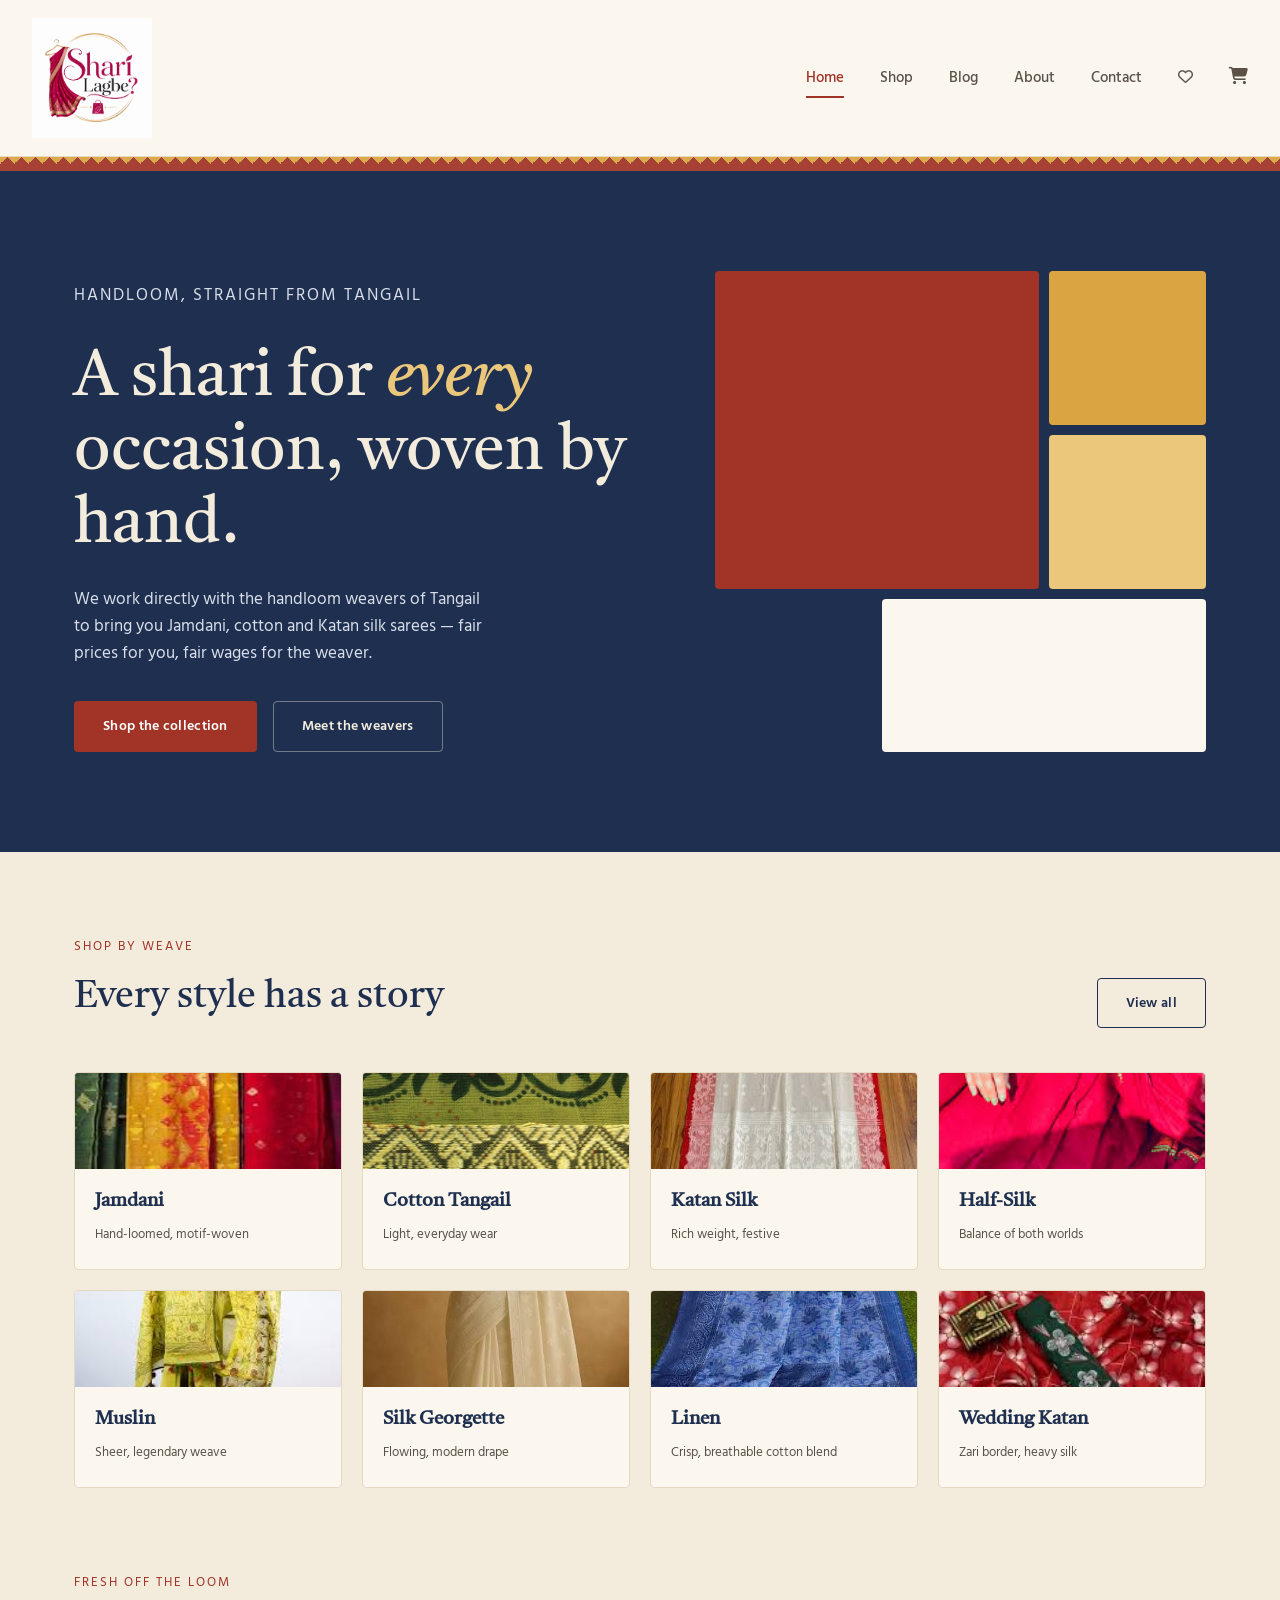
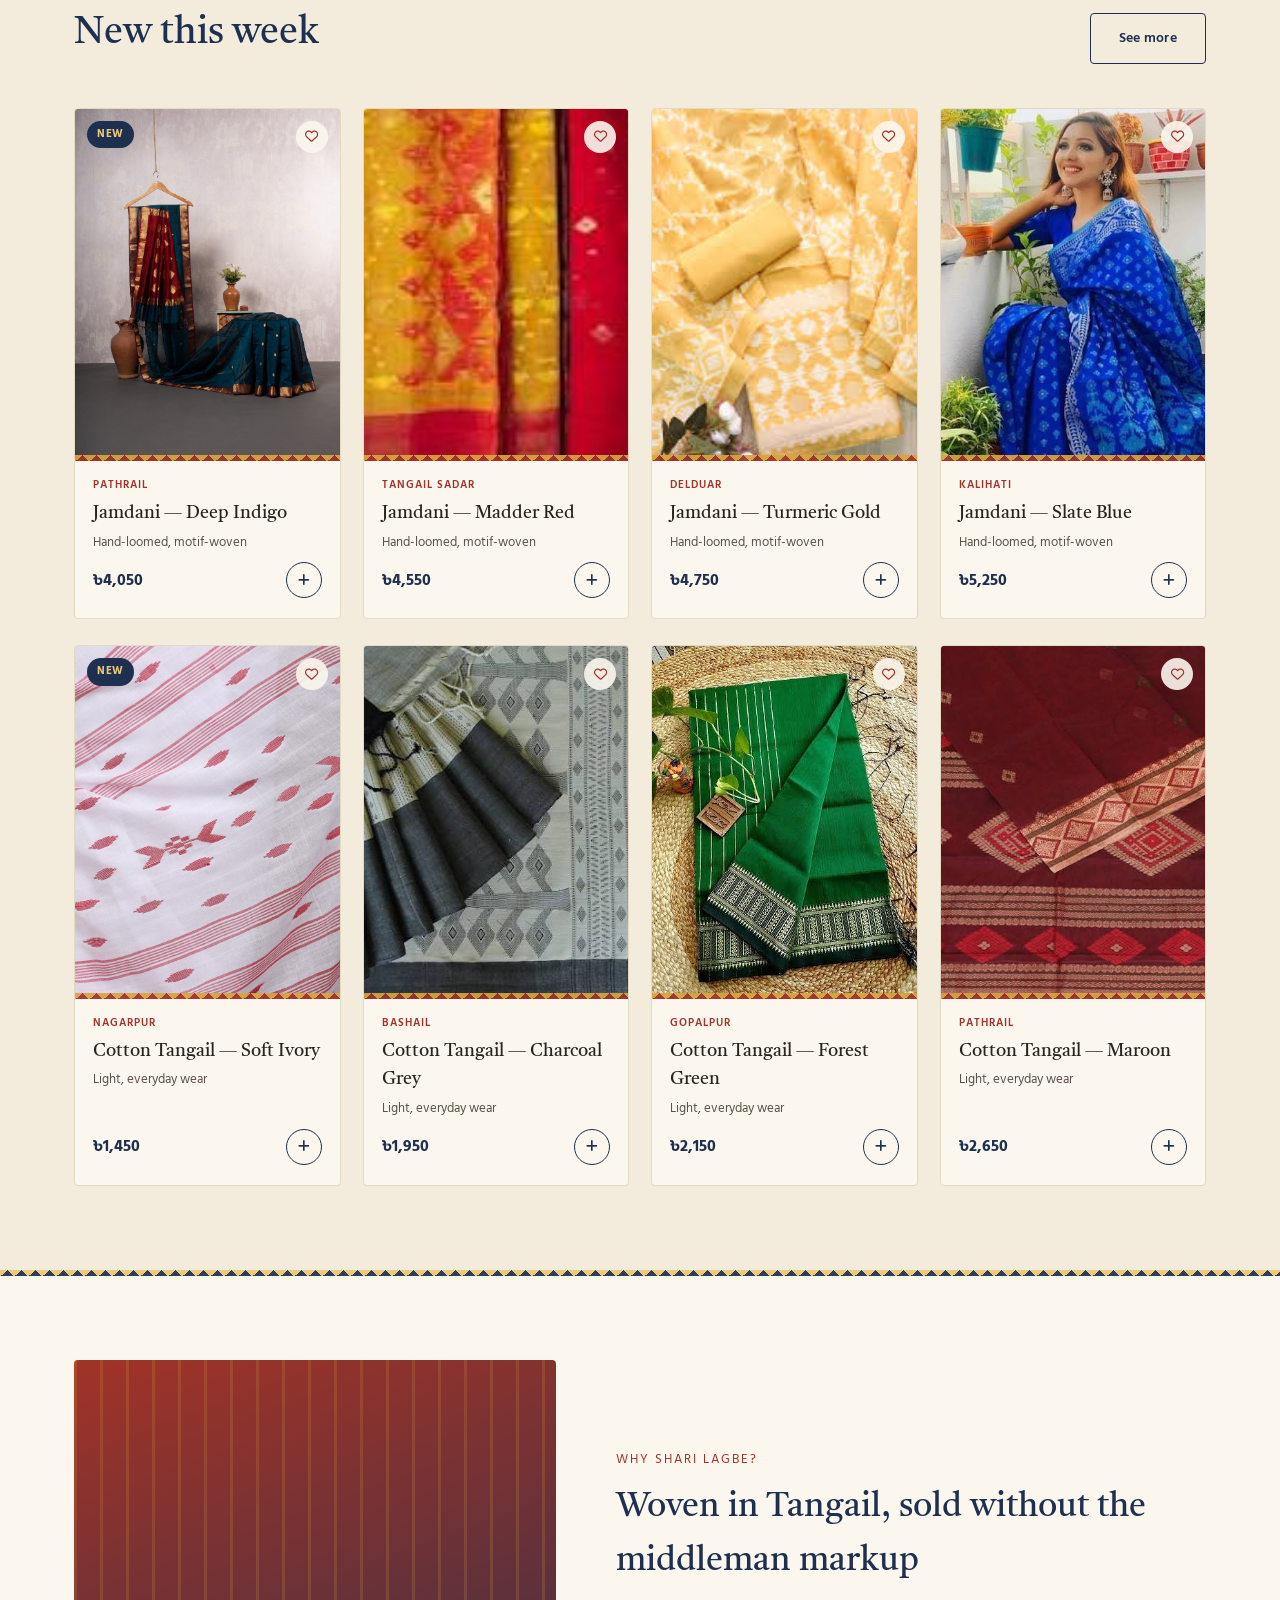
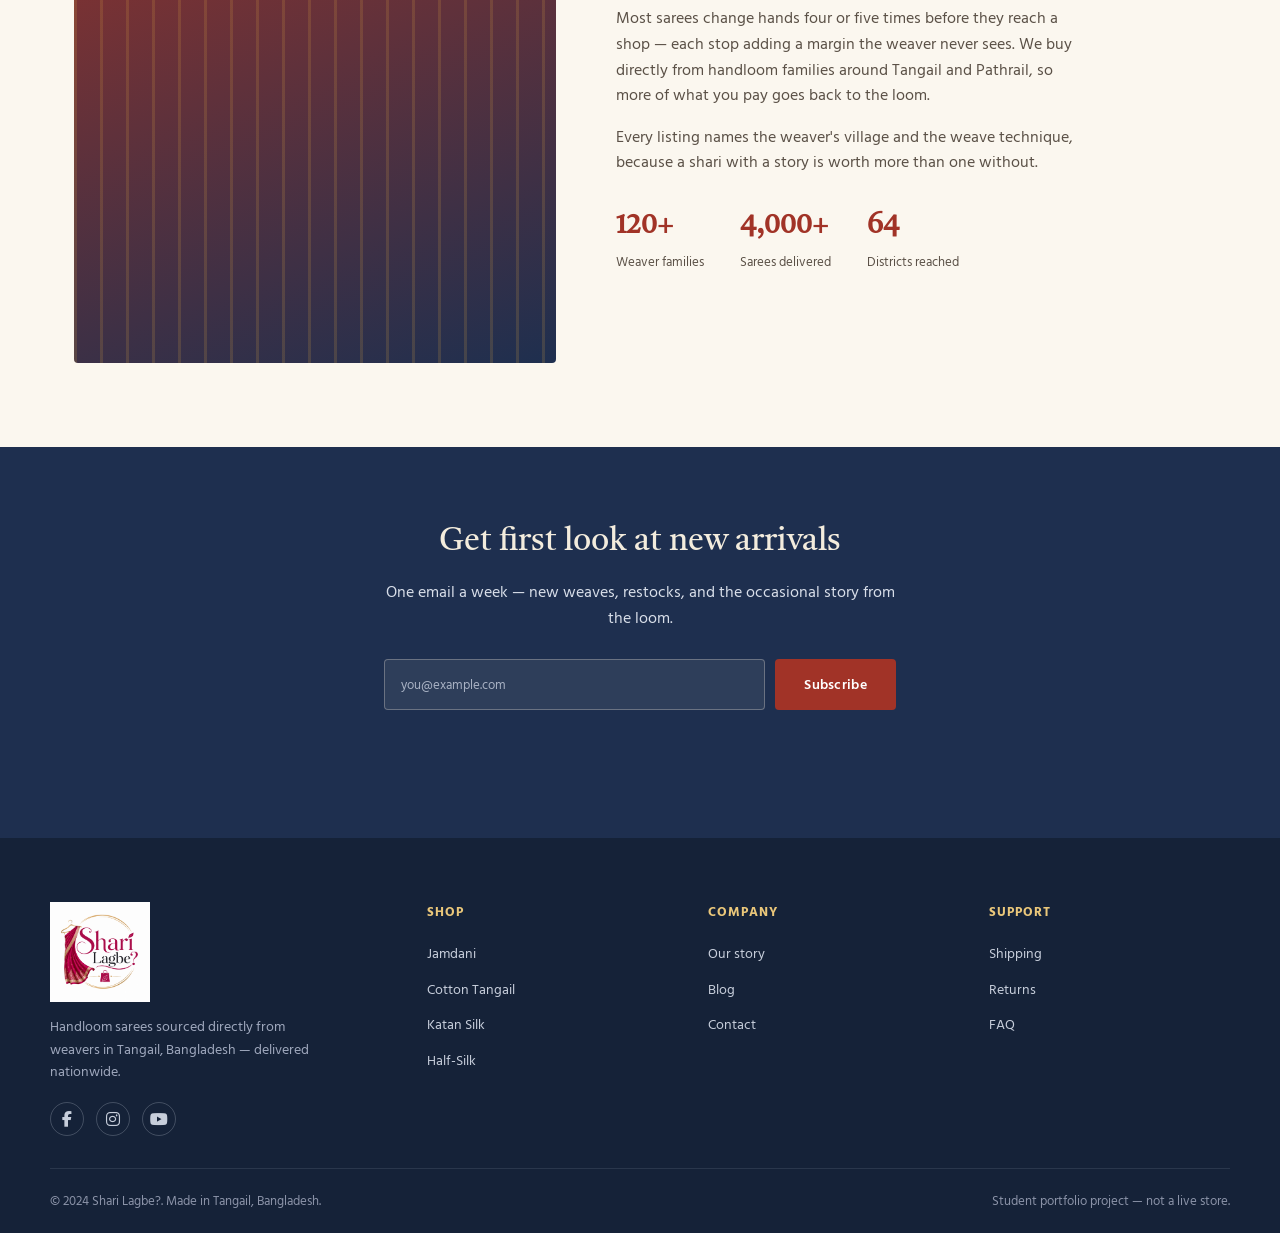
<file: shari-lagbe-fixed/index.html>
<!DOCTYPE html>
<html lang="en">

<head>
    <meta charset="UTF-8">
    <meta http-equiv="X-UA-Compatible" content="IE=edge">
    <meta name="viewport" content="width=device-width, initial-scale=1.0">
    <title>Shari Lagbe? — Handloom Sarees from Tangail</title>
    <meta name="description" content="Shari Lagbe? brings handloom sarees straight from the weavers of Tangail — Jamdani, cotton and Katan silk, at fair prices.">
    <link rel="stylesheet"
      href="https://cdnjs.cloudflare.com/ajax/libs/font-awesome/6.5.2/css/all.min.css"
      integrity="sha512-SnH5WK+bZxgPHs44uWIX+LLJAJ9/2PkPKZ5QiAj6Ta86w+fsb2TkcmfRyVX3pBnMFcV7oQPJkl9QevSCWr3W6A=="
      crossorigin="anonymous"
      referrerpolicy="no-referrer" />
    <link rel="stylesheet" href="styles.css">
</head>

<body>

    <header id="header">

    <a href="index.html"><img src="image/logo.png" class="logo" alt="" width="120"></a>
    
    

    <ul id="navbar">
        <li><a class="active" href="index.html">Home</a></li>
        <li><a href="shop.html">Shop</a></li>
        <li><a href="blog.html">Blog</a></li>
        <li><a href="about.html">About</a></li>
        <li><a href="contact.html">Contact</a></li>
        <li><a href="wishlist.html" aria-label="Wishlist"><i class="fa-regular fa-heart"></i><span class="wish-count">0</span></a></li>
        <li><a href="cart.html" aria-label="Cart"><i class="fa-solid fa-cart-shopping"></i><span class="cart-count">0</span></a></li>
    </ul>

    <button id="mobile-toggle" aria-label="Toggle menu" aria-expanded="false">
        <i class="fa-solid fa-bars"></i>
    </button>
</header>

<div class="paar" aria-hidden="true"></div>

<main>

    <section class="hero">
        <div class="hero-inner">
            <div>
                <p class="hero-eyebrow">Handloom, straight from Tangail</p>
                <h1>A shari for <em>every</em> occasion, woven by hand.</h1>
                <p>We work directly with the handloom weavers of Tangail to bring you Jamdani, cotton and Katan silk sarees — fair prices for you, fair wages for the weaver.</p>
                <div class="hero-actions">
                    <a href="shop.html" class="btn btn-primary">Shop the collection</a>
                    <a href="about.html" class="btn btn-ghost">Meet the weavers</a>
                </div>
            </div>
            <div class="hero-swatches" aria-hidden="true">
                <div class="swatch-1"></div>
                <div class="swatch-2"></div>
                <div class="swatch-3"></div>
                <div class="swatch-4"></div>
                <div class="swatch-5"></div>
            </div>
        </div>
    </section>

    <section class="block">
        <div class="container">
            <div class="section-head">
                <div>
                    <p class="eyebrow">Shop by weave</p>
                    <h2>Every style has a story</h2>
                </div>
                <a href="shop.html" class="btn btn-outline">View all</a>
            </div>

            <div class="category-grid" data-category-grid>
                <!-- Rendered by script.js from data.js -->
            </div>
        </div>
    </section>

    <section class="block" style="padding-top:0;">
        <div class="container">
            <div class="section-head">
                <div>
                    <p class="eyebrow">Fresh off the loom</p>
                    <h2>New this week</h2>
                </div>
                <a href="shop.html" class="btn btn-outline">See more</a>
            </div>

            <div class="product-grid" data-featured-grid>
                <!-- Rendered by script.js from data.js -->
            </div>
        </div>
    </section>

    <div class="paar paar--indigo paar--thin" aria-hidden="true"></div>

    <section class="block story">
        <div class="container story-inner">
            <div class="story-visual"></div>
            <div>
                <p class="eyebrow" style="color:var(--madder);font-size:13px;letter-spacing:2px;text-transform:uppercase;margin-bottom:10px;">Why Shari Lagbe?</p>
                <h2>Woven in Tangail, sold without the middleman markup</h2>
                <p>Most sarees change hands four or five times before they reach a shop — each stop adding a margin the weaver never sees. We buy directly from handloom families around Tangail and Pathrail, so more of what you pay goes back to the loom.</p>
                <p>Every listing names the weaver's village and the weave technique, because a shari with a story is worth more than one without.</p>
                <div class="story-stats">
                    <div>
                        <strong>120+</strong>
                        <span>Weaver families</span>
                    </div>
                    <div>
                        <strong>4,000+</strong>
                        <span>Sarees delivered</span>
                    </div>
                    <div>
                        <strong>64</strong>
                        <span>Districts reached</span>
                    </div>
                </div>
            </div>
        </div>
    </section>

    <section class="newsletter">
        <div class="newsletter-inner">
            <h2>Get first look at new arrivals</h2>
            <p>One email a week — new weaves, restocks, and the occasional story from the loom.</p>
            <form class="newsletter-form">
                <input type="email" placeholder="you@example.com" required aria-label="Email address">
                <button type="submit" class="btn btn-primary">Subscribe</button>
            </form>
            <p class="form-note"></p>
        </div>
    </section>

</main>

<footer id="footer">
    <div class="container footer-inner">
        <div class="footer-brand">
            <a href="index.html"><img src="image/logo.png" class="logo" alt="" width="100"></a>
            <p>Handloom sarees sourced directly from weavers in Tangail, Bangladesh — delivered nationwide.</p>
            <div class="footer-social">
                <a href="#" aria-label="Facebook"><i class="fa-brands fa-facebook-f"></i></a>
                <a href="#" aria-label="Instagram"><i class="fa-brands fa-instagram"></i></a>
                <a href="#" aria-label="YouTube"><i class="fa-brands fa-youtube"></i></a>
            </div>
        </div>
        <div class="footer-col">
            <h4>Shop</h4>
           <ul>
                <li><a href="shop.html">Jamdani</a></li>
                <li><a href="shop.html">Cotton Tangail</a></li>
                <li><a href="shop.html">Katan Silk</a></li>
                <li><a href="shop.html">Half-Silk</a></li>
            </ul>
        </div>
        <div class="footer-col">
            <h4>Company</h4>
            <ul>
                <li><a href="about.html">Our story</a></li>
                <li><a href="blog.html">Blog</a></li>
                <li><a href="contact.html">Contact</a></li>
            </ul>
        </div>
        <div class="footer-col">
            <h4>Support</h4>
            <ul>
                <li><a href="contact.html">Shipping</a></li>
                <li><a href="contact.html">Returns</a></li>
                <li><a href="contact.html">FAQ</a></li>
            </ul>
        </div>
    </div>
    <div class="container footer-bottom">
        <span>© 2024 Shari Lagbe?. Made in Tangail, Bangladesh.</span>
        <span>Student portfolio project — not a live store.</span>
    </div>
</footer>

<script src="data.js"></script>
<script src="script.js"></script>
</body>

</html>
</file>
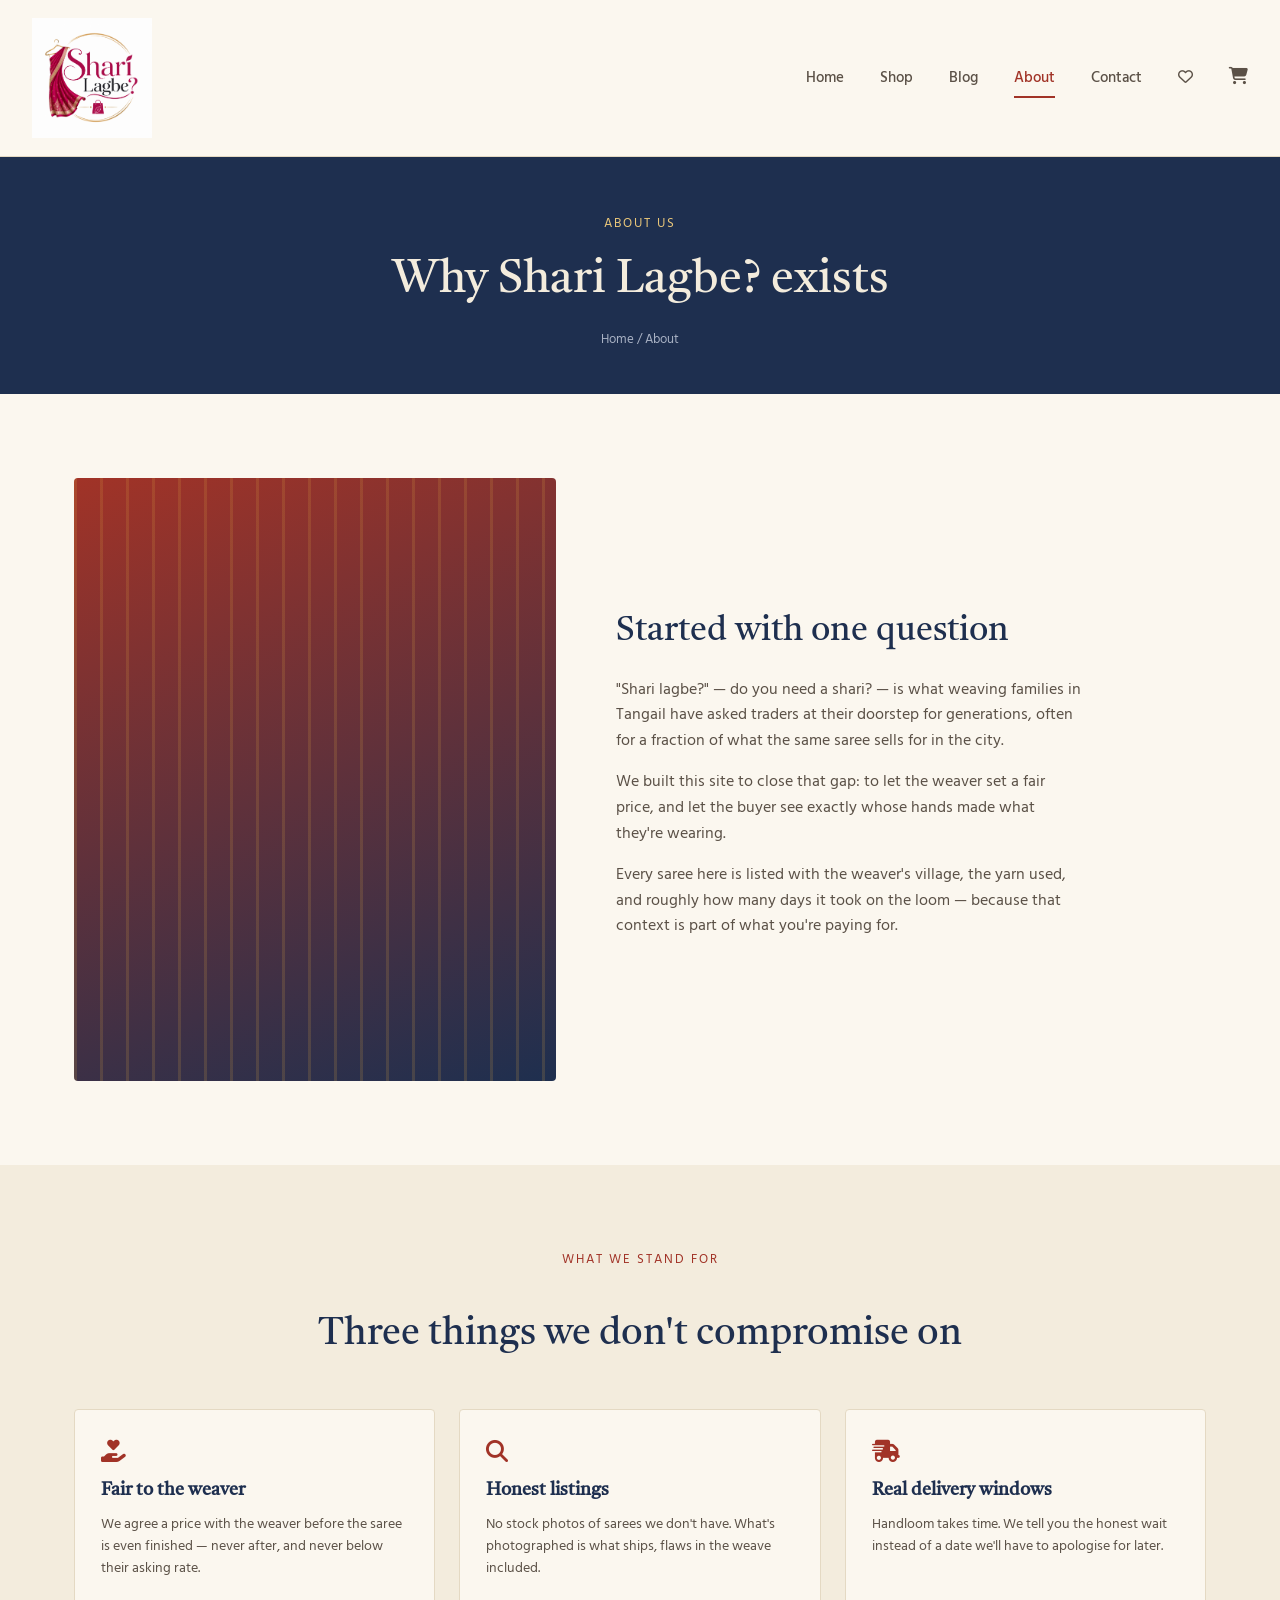
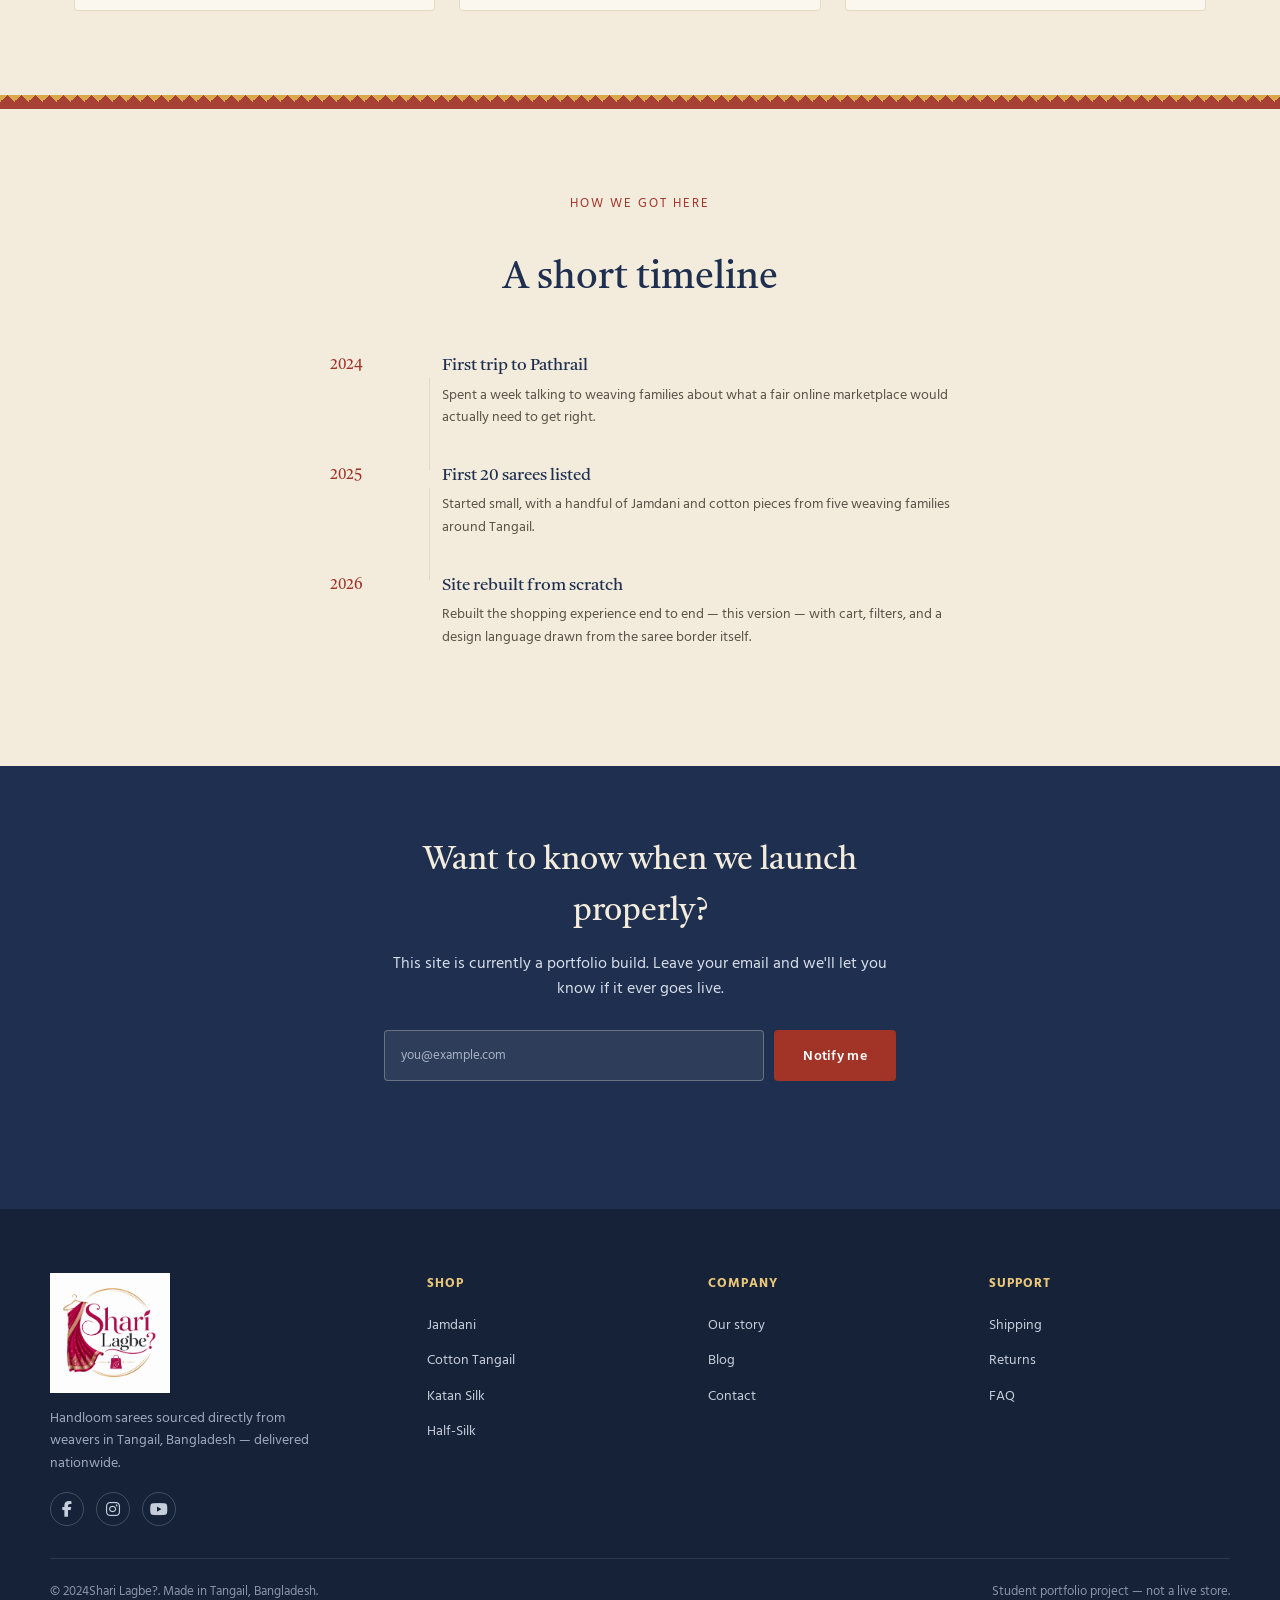
<file: shari-lagbe-fixed/about.html>
<!DOCTYPE html>
<html lang="en">

<head>
    <meta charset="UTF-8">
    <meta http-equiv="X-UA-Compatible" content="IE=edge">
    <meta name="viewport" content="width=device-width, initial-scale=1.0">
    <title>About — Shari Lagbe?</title>
    <link rel="stylesheet"
      href="https://cdnjs.cloudflare.com/ajax/libs/font-awesome/6.5.2/css/all.min.css"
      integrity="sha512-SnH5WK+bZxgPHs44uWIX+LLJAJ9/2PkPKZ5QiAj6Ta86w+fsb2TkcmfRyVX3pBnMFcV7oQPJkl9QevSCWr3W6A=="
      crossorigin="anonymous"
      referrerpolicy="no-referrer" />

    <link rel="stylesheet" href="styles.css">

</head>

<body>

<header id="header">
     <a href="index.html"><img src="image/logo.png" class="logo" alt="" width="120"></a>
    

    <ul id="navbar">
        <li><a href="index.html">Home</a></li>
        <li><a href="shop.html">Shop</a></li>
        <li><a href="blog.html">Blog</a></li>
        <li><a class="active" href="about.html">About</a></li>
        <li><a href="contact.html">Contact</a></li>
        <li><a href="wishlist.html" aria-label="Wishlist"><i class="fa-regular fa-heart"></i><span class="wish-count">0</span></a></li>
        <li><a href="cart.html" aria-label="Cart"><i class="fa-solid fa-cart-shopping"></i><span class="cart-count">0</span></a></li>
    </ul>

    <button id="mobile-toggle" aria-label="Toggle menu" aria-expanded="false">
        <i class="fa-solid fa-bars"></i>
    </button>
</header>

<div class="page-header">
    <p class="eyebrow">About us</p>
    <h1>Why Shari Lagbe? exists</h1>
    <p class="breadcrumb"><a href="index.html">Home</a> / About</p>
</div>

<main>

    <section class="block story">
        <div class="container story-inner">
            <div class="story-visual"></div>
            <div>
                <h2>Started with one question</h2>
                <p>"Shari lagbe?" — do you need a shari? — is what weaving families in Tangail have asked traders at their doorstep for generations, often for a fraction of what the same saree sells for in the city.</p>
                <p>We built this site to close that gap: to let the weaver set a fair price, and let the buyer see exactly whose hands made what they're wearing.</p>
                <p>Every saree here is listed with the weaver's village, the yarn used, and roughly how many days it took on the loom — because that context is part of what you're paying for.</p>
            </div>
        </div>
    </section>

    <section class="block">
        <div class="container">
            <div class="section-head" style="justify-content:center;text-align:center;flex-direction:column;align-items:center;">
                <p class="eyebrow">What we stand for</p>
                <h2>Three things we don't compromise on</h2>
            </div>

            <div class="value-grid">
                <div class="value-card">
                    <i class="fa-solid fa-hand-holding-heart"></i>
                    <h3>Fair to the weaver</h3>
                    <p>We agree a price with the weaver before the saree is even finished — never after, and never below their asking rate.</p>
                </div>
                <div class="value-card">
                    <i class="fa-solid fa-magnifying-glass"></i>
                    <h3>Honest listings</h3>
                    <p>No stock photos of sarees we don't have. What's photographed is what ships, flaws in the weave included.</p>
                </div>
                <div class="value-card">
                    <i class="fa-solid fa-truck-fast"></i>
                    <h3>Real delivery windows</h3>
                    <p>Handloom takes time. We tell you the honest wait instead of a date we'll have to apologise for later.</p>
                </div>
            </div>
        </div>
    </section>

    <div class="paar" aria-hidden="true"></div>

    <section class="block">
        <div class="container">
            <div class="section-head" style="justify-content:center;text-align:center;flex-direction:column;align-items:center;">
                <p class="eyebrow">How we got here</p>
                <h2>A short timeline</h2>
            </div>

            <div class="timeline">
                <div class="timeline-item">
                    <span class="year">2024</span>
                    <div>
                        <h4>First trip to Pathrail</h4>
                        <p>Spent a week talking to weaving families about what a fair online marketplace would actually need to get right.</p>
                    </div>
                </div>
                <div class="timeline-item">
                    <span class="year">2025</span>
                    <div>
                        <h4>First 20 sarees listed</h4>
                        <p>Started small, with a handful of Jamdani and cotton pieces from five weaving families around Tangail.</p>
                    </div>
                </div>
                <div class="timeline-item">
                    <span class="year">2026</span>
                    <div>
                        <h4>Site rebuilt from scratch</h4>
                        <p>Rebuilt the shopping experience end to end — this version — with cart, filters, and a design language drawn from the saree border itself.</p>
                    </div>
                </div>
            </div>
        </div>
    </section>

    <section class="newsletter">
        <div class="newsletter-inner">
            <h2>Want to know when we launch properly?</h2>
            <p>This site is currently a portfolio build. Leave your email and we'll let you know if it ever goes live.</p>
            <form class="newsletter-form">
                <input type="email" placeholder="you@example.com" required aria-label="Email address">
                <button type="submit" class="btn btn-primary">Notify me</button>
            </form>
            <p class="form-note"></p>
        </div>
    </section>

</main>

<footer id="footer">
    <div class="container footer-inner">
        <div class="footer-brand">

           <a href="index.html"><img src="image/logo.png" class="logo" alt="" width="120"></a>

            <p>Handloom sarees sourced directly from weavers in Tangail, Bangladesh — delivered nationwide.</p>
            <div class="footer-social">
                <a href="#" aria-label="Facebook"><i class="fa-brands fa-facebook-f"></i></a>
                <a href="#" aria-label="Instagram"><i class="fa-brands fa-instagram"></i></a>
                <a href="#" aria-label="YouTube"><i class="fa-brands fa-youtube"></i></a>
            </div>
        </div>
        <div class="footer-col">
            <h4>Shop</h4>
            <ul>
                <li><a href="shop.html">Jamdani</a></li>
                <li><a href="shop.html">Cotton Tangail</a></li>
                <li><a href="shop.html">Katan Silk</a></li>
                <li><a href="shop.html">Half-Silk</a></li>
            </ul>
        </div>
        <div class="footer-col">
            <h4>Company</h4>
            <ul>
                <li><a href="about.html">Our story</a></li>
                <li><a href="blog.html">Blog</a></li>
                <li><a href="contact.html">Contact</a></li>
            </ul>
        </div>
        <div class="footer-col">
            <h4>Support</h4>
            <ul>
                <li><a href="contact.html">Shipping</a></li>
                <li><a href="contact.html">Returns</a></li>
                <li><a href="contact.html">FAQ</a></li>
            </ul>
        </div>
    </div>
    <div class="container footer-bottom">
        <span>© 2024Shari Lagbe?. Made in Tangail, Bangladesh.</span>
        <span>Student portfolio project — not a live store.</span>
    </div>
</footer>

<script src="data.js"></script>
<script src="script.js"></script>
</body>

</html>
</file>
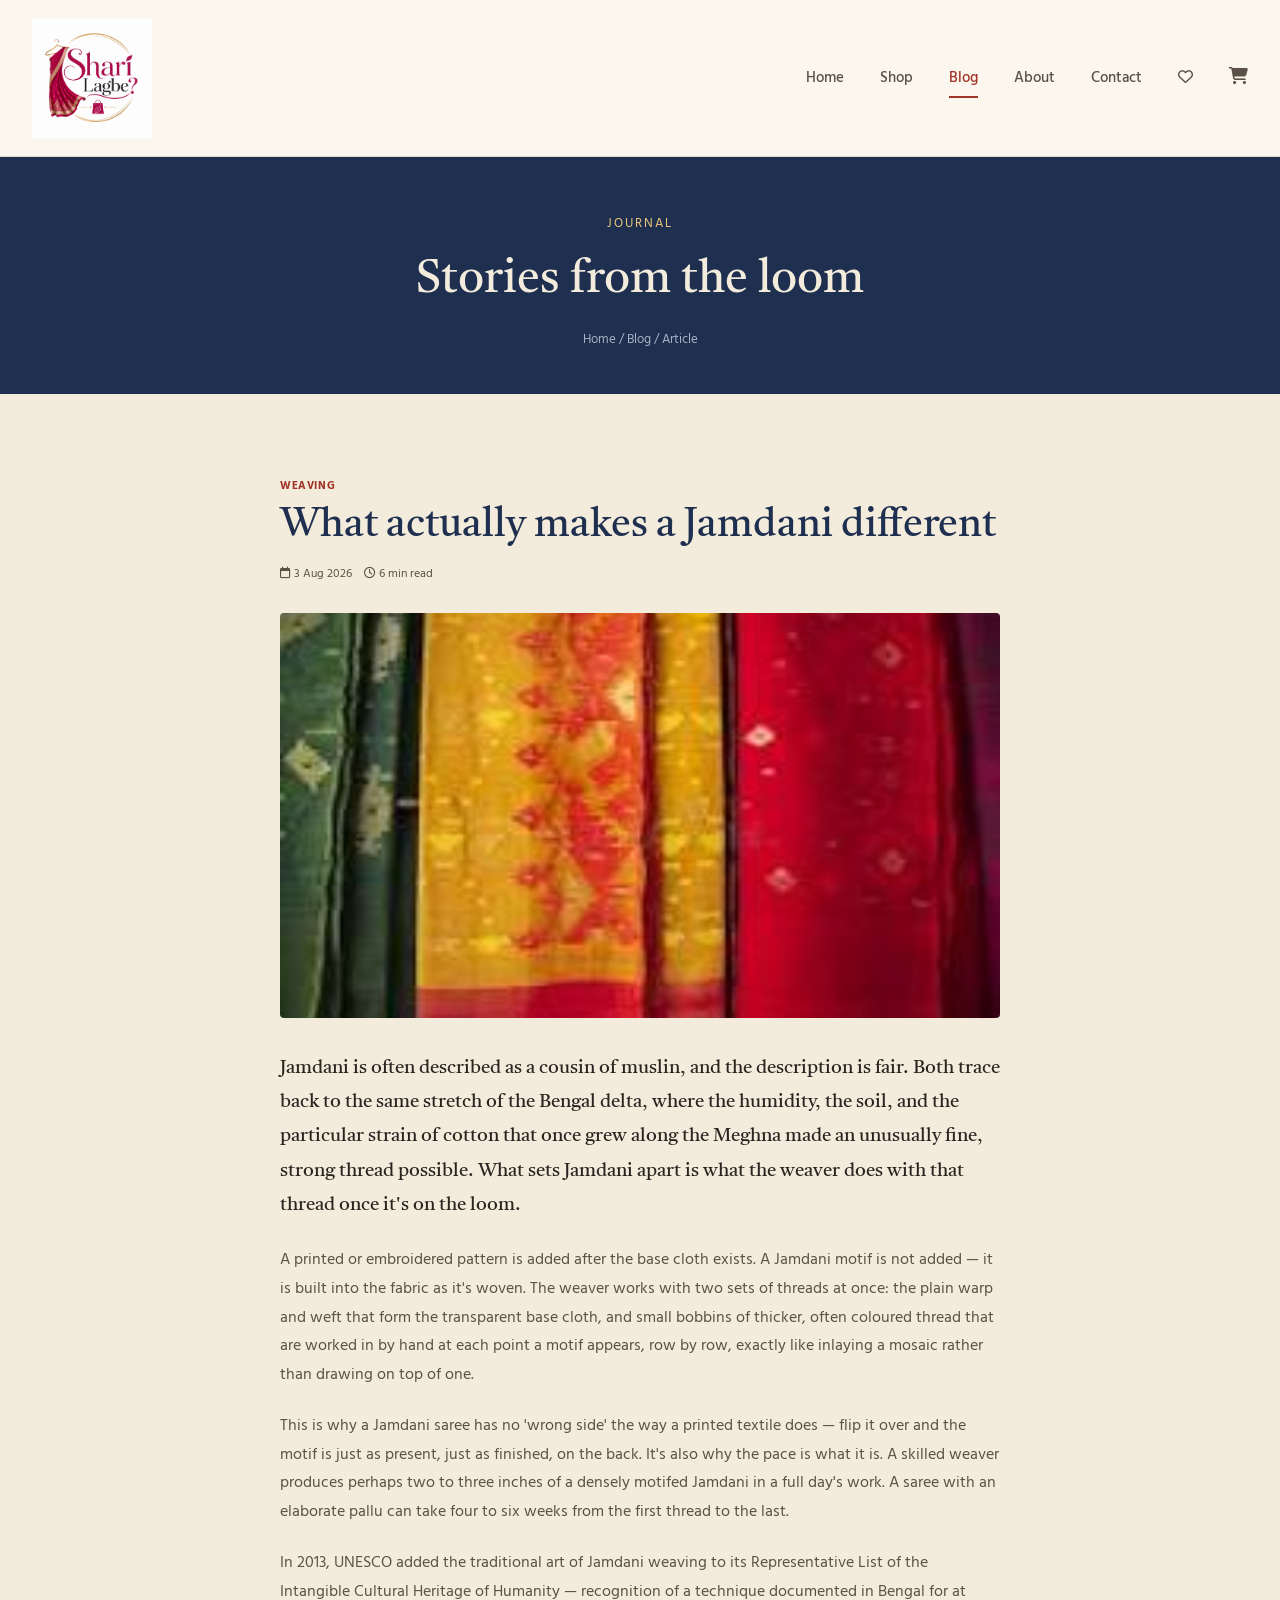
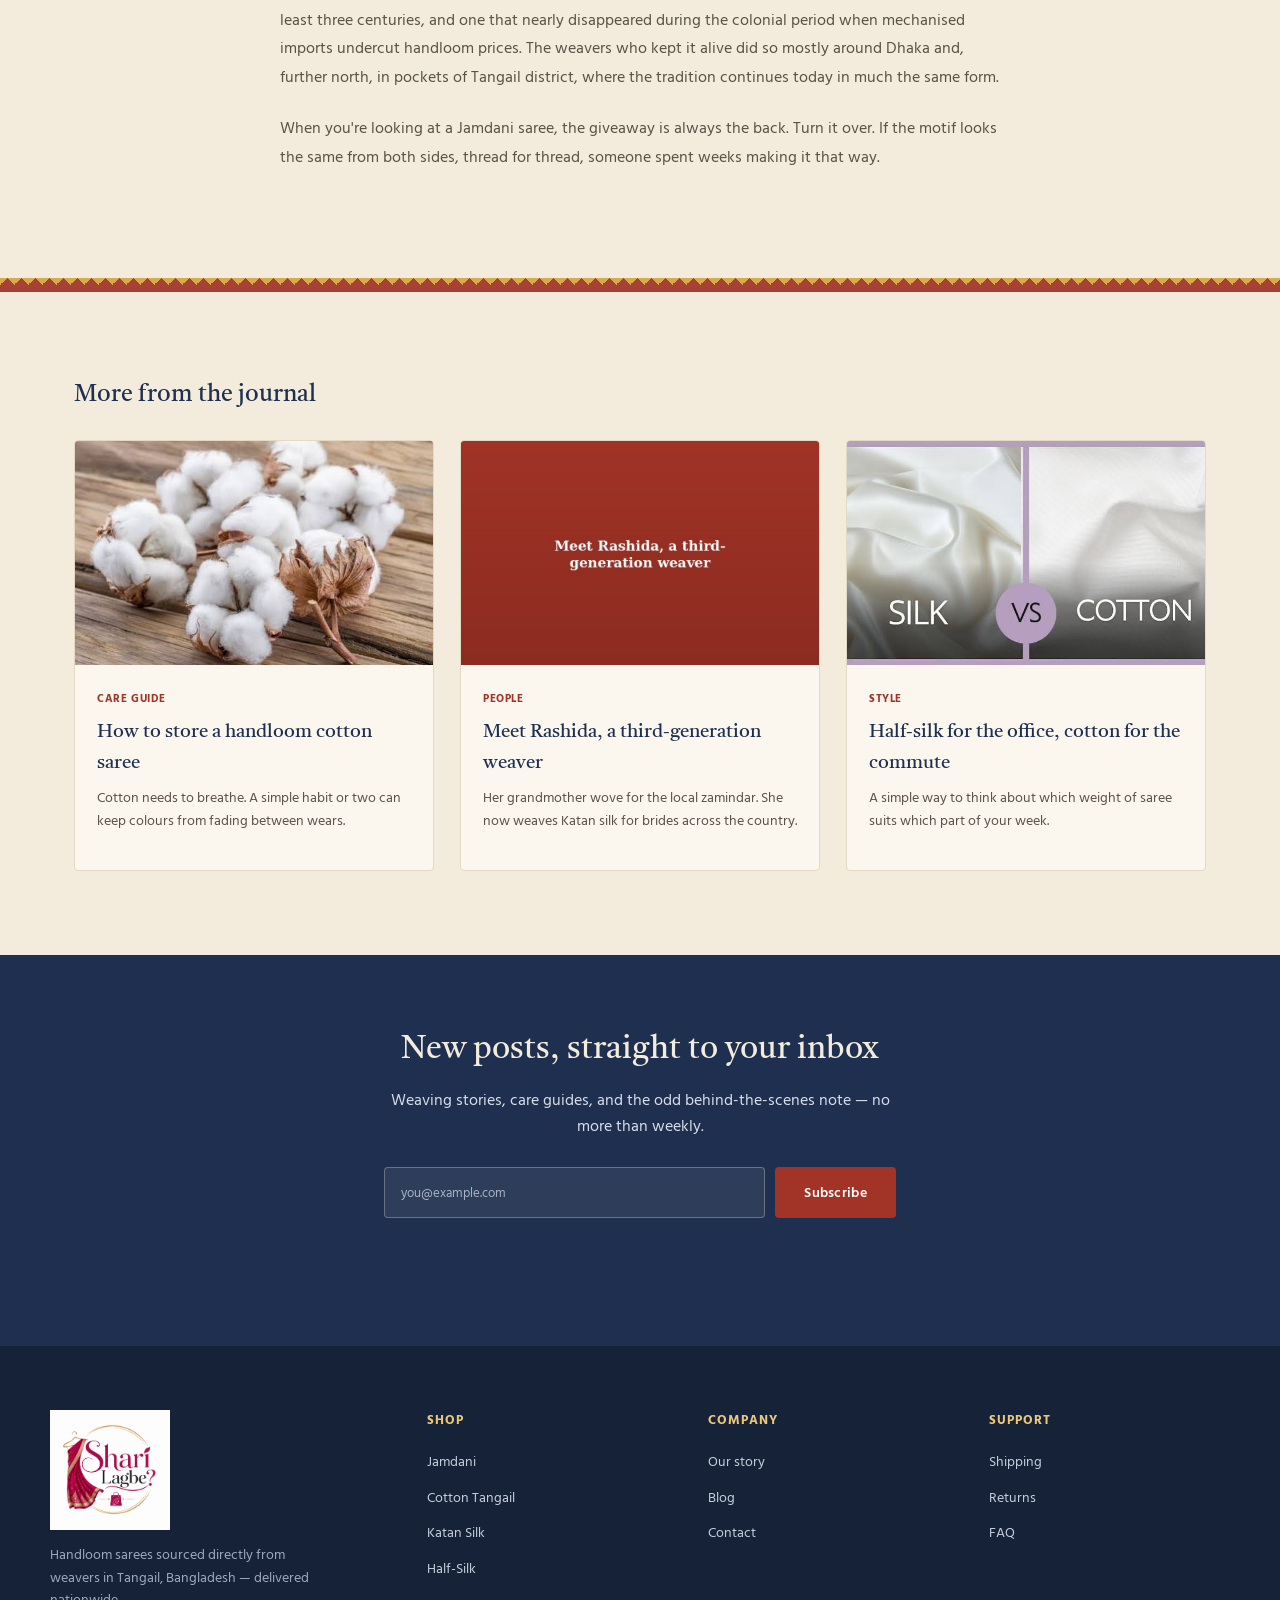
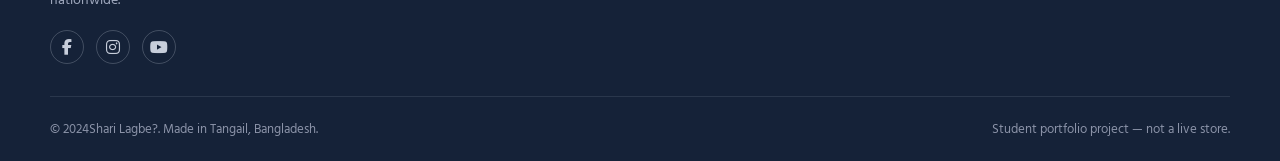
<file: shari-lagbe-fixed/blog-post.html>
<!DOCTYPE html>
<html lang="en">

<head>
    <meta charset="UTF-8">
    <meta http-equiv="X-UA-Compatible" content="IE=edge">
    <meta name="viewport" content="width=device-width, initial-scale=1.0">
    <title>Blog — Shari Lagbe?</title>
    
    <link rel="stylesheet"
      href="https://cdnjs.cloudflare.com/ajax/libs/font-awesome/6.5.2/css/all.min.css"
      integrity="sha512-SnH5WK+bZxgPHs44uWIX+LLJAJ9/2PkPKZ5QiAj6Ta86w+fsb2TkcmfRyVX3pBnMFcV7oQPJkl9QevSCWr3W6A=="
      crossorigin="anonymous"
      referrerpolicy="no-referrer" />
    <link rel="stylesheet" href="styles.css">
</head>

<body>

<header id="header">
     <a href="index.html"><img src="image/logo.png" class="logo" alt="" width="120"></a>
    

    <ul id="navbar">
        <li><a href="index.html">Home</a></li>
        <li><a href="shop.html">Shop</a></li>
        <li><a class="active" href="blog.html">Blog</a></li>
        <li><a href="about.html">About</a></li>
        <li><a href="contact.html">Contact</a></li>
        <li><a href="wishlist.html" aria-label="Wishlist"><i class="fa-regular fa-heart"></i><span class="wish-count">0</span></a></li>
        <li><a href="cart.html" aria-label="Cart"><i class="fa-solid fa-cart-shopping"></i><span class="cart-count">0</span></a></li>
    </ul>

    <button id="mobile-toggle" aria-label="Toggle menu" aria-expanded="false">
        <i class="fa-solid fa-bars"></i>
    </button>
</header>

<div class="page-header">
    <p class="eyebrow">Journal</p>
    <h1>Stories from the loom</h1>
    <p class="breadcrumb"><a href="index.html">Home</a> / <a href="blog.html">Blog</a> / Article</p>
</div>

<main>
    <section class="block">
        <div class="container">
            <article class="post-article" data-post-article>
                <!-- Rendered by script.js based on ?slug= -->
            </article>
        </div>
    </section>

    <div class="paar" aria-hidden="true"></div>

    <section class="block">
        <div class="container" style="max-width:1180px;">
            <h2 class="related-heading">More from the journal</h2>
            <div class="blog-grid" data-related-posts>
                <!-- Rendered by script.js -->
            </div>
        </div>
    </section>

    <section class="newsletter">
        <div class="newsletter-inner">
            <h2>New posts, straight to your inbox</h2>
            <p>Weaving stories, care guides, and the odd behind-the-scenes note — no more than weekly.</p>
            <form class="newsletter-form">
                <input type="email" placeholder="you@example.com" required aria-label="Email address">
                <button type="submit" class="btn btn-primary">Subscribe</button>
            </form>
            <p class="form-note"></p>
        </div>
    </section>
</main>

<footer id="footer">
    <div class="container footer-inner">
        <div class="footer-brand">

            <a href="index.html"><img src="image/logo.png" class="logo" alt="" width="120"></a>

            <p>Handloom sarees sourced directly from weavers in Tangail, Bangladesh — delivered nationwide.</p>
            <div class="footer-social">
                <a href="#" aria-label="Facebook"><i class="fa-brands fa-facebook-f"></i></a>
                <a href="#" aria-label="Instagram"><i class="fa-brands fa-instagram"></i></a>
                <a href="#" aria-label="YouTube"><i class="fa-brands fa-youtube"></i></a>
            </div>
        </div>
        <div class="footer-col">
            <h4>Shop</h4>
            <ul>
                <li><a href="shop.html?category=Jamdani">Jamdani</a></li>
                <li><a href="shop.html?category=Cotton%20Tangail">Cotton Tangail</a></li>
                <li><a href="shop.html?category=Katan%20Silk">Katan Silk</a></li>
                <li><a href="shop.html?category=Half-Silk">Half-Silk</a></li>
            </ul>
        </div>
        <div class="footer-col">
            <h4>Company</h4>
            <ul>
                <li><a href="about.html">Our story</a></li>
                <li><a href="blog.html">Blog</a></li>
                <li><a href="contact.html">Contact</a></li>
            </ul>
        </div>
        <div class="footer-col">
            <h4>Support</h4>
            <ul>
                <li><a href="contact.html">Shipping</a></li>
                <li><a href="contact.html">Returns</a></li>
                <li><a href="contact.html">FAQ</a></li>
            </ul>
        </div>
    </div>
    <div class="container footer-bottom">
        <span>© 2024Shari Lagbe?. Made in Tangail, Bangladesh.</span>
        <span>Student portfolio project — not a live store.</span>
    </div>
</footer>

<script src="data.js"></script>
<script src="script.js"></script>
</body>

</html>
</file>
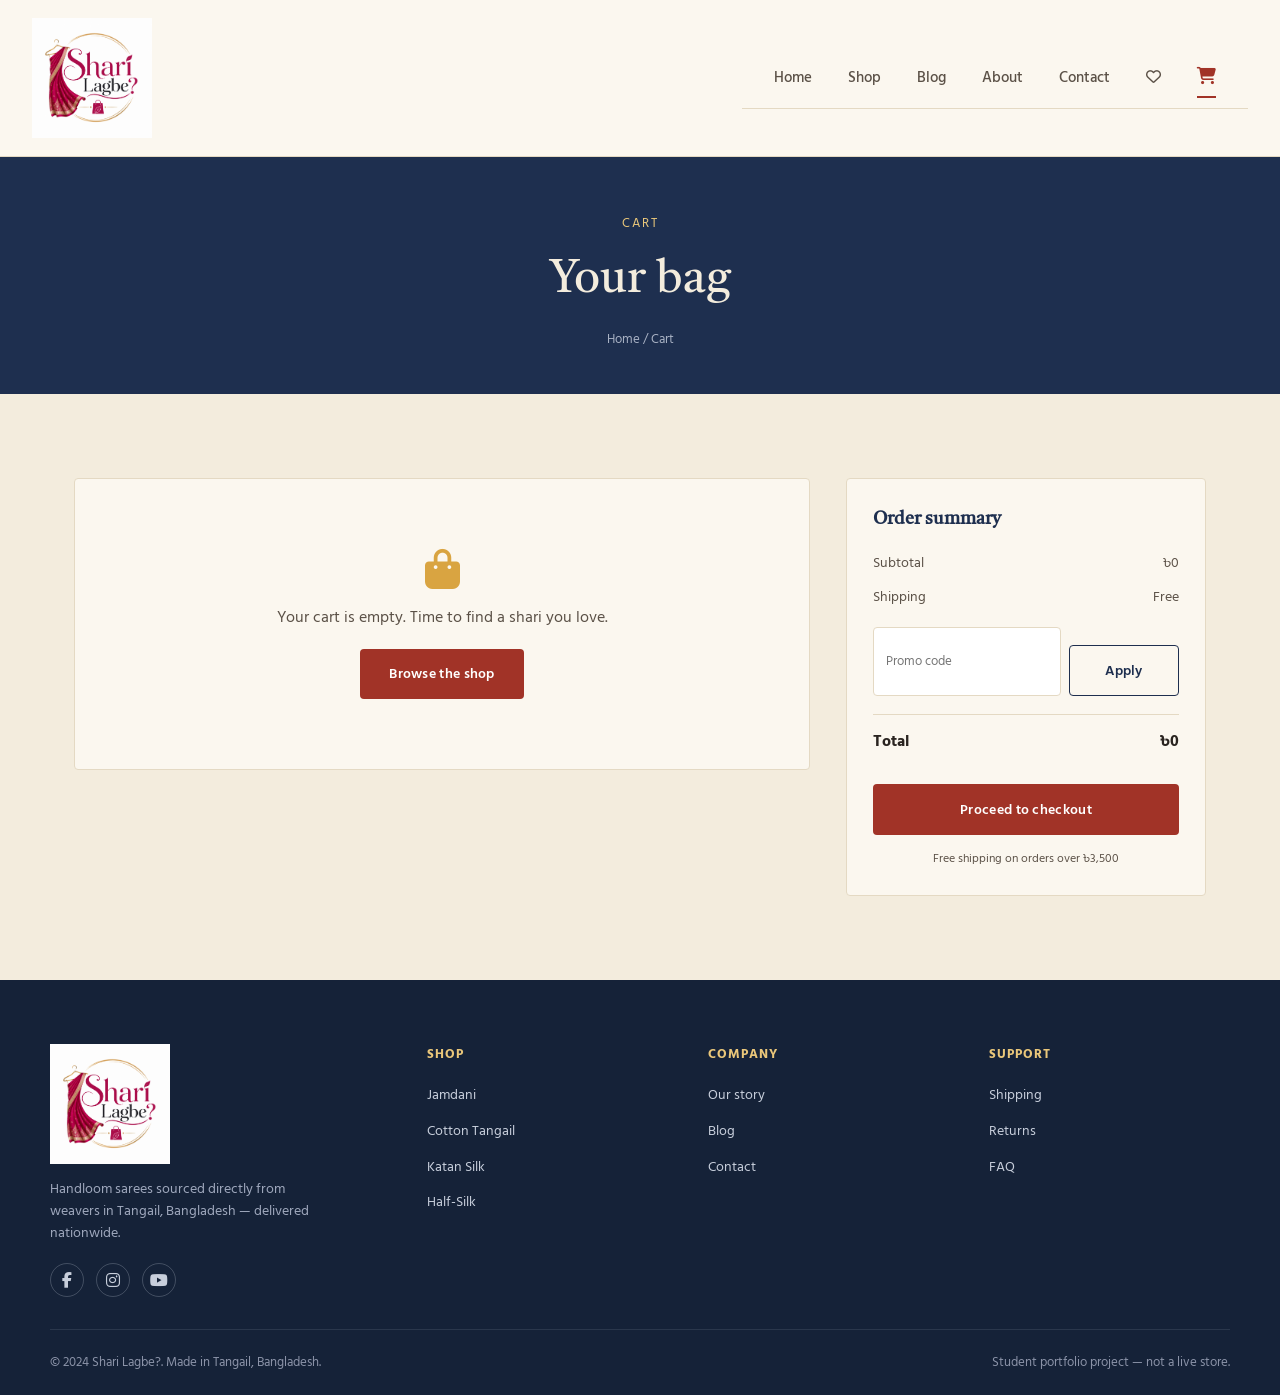
<file: shari-lagbe-fixed/cart.html>
<!DOCTYPE html>
<html lang="en">

<head>
    <meta charset="UTF-8">
    <meta http-equiv="X-UA-Compatible" content="IE=edge">
    <meta name="viewport" content="width=device-width, initial-scale=1.0">
    <title>Your Cart — Shari Lagbe?</title>
    <link rel="stylesheet"
      href="https://cdnjs.cloudflare.com/ajax/libs/font-awesome/6.5.2/css/all.min.css"
      integrity="sha512-SnH5WK+bZxgPHs44uWIX+LLJAJ9/2PkPKZ5QiAj6Ta86w+fsb2TkcmfRyVX3pBnMFcV7oQPJkl9QevSCWr3W6A=="
      crossorigin="anonymous"
      referrerpolicy="no-referrer" />
    <link rel="stylesheet" href="styles.css">
</head>

<body>

<header id="header">
      <a href="index.html"><img src="image/logo.png" class="logo" alt="" width="120"></a>
    

    <section id="header">

    <ul id="navbar">
        <li><a href="index.html">Home</a></li>
        <li><a href="shop.html">Shop</a></li>
        <li><a href="blog.html">Blog</a></li>
        <li><a href="about.html">About</a></li>
        <li><a href="contact.html">Contact</a></li>
        <li><a href="wishlist.html" aria-label="Wishlist"><i class="fa-regular fa-heart"></i><span class="wish-count">0</span></a></li>
        <li><a class="active" href="cart.html" aria-label="Cart"><i class="fa-solid fa-cart-shopping"></i><span class="cart-count">0</span></a></li>
    </ul>

    <button id="mobile-toggle" aria-label="Toggle menu" aria-expanded="false">
        <i class="fa-solid fa-bars"></i>
    </button>
</header>

<div class="page-header">
    <p class="eyebrow">Cart</p>
    <h1>Your bag</h1>
    <p class="breadcrumb"><a href="index.html">Home</a> / Cart</p>
</div>

<main>
    <section class="block">
        <div class="container cart-layout">

            <div class="cart-table" data-cart-items>
                <!-- Filled by script.js from localStorage -->
            </div>

            <aside class="summary">
                <h3>Order summary</h3>
                <div class="summary-row">
                    <span>Subtotal</span>
                    <span data-subtotal>৳0</span>
                </div>
                <div class="summary-row">
                    <span>Shipping</span>
                    <span data-shipping>৳0</span>
                </div>
                <div class="promo-row">
                    <input type="text" placeholder="Promo code" aria-label="Promo code">
                    <button class="btn btn-outline" type="button">Apply</button>
                </div>
                <div class="summary-row total">
                    <span>Total</span>
                    <span data-total>৳0</span>
                </div>
                <button class="btn btn-primary" type="button">Proceed to checkout</button>
                <p style="font-size:12px;color:var(--ink-soft);margin-top:14px;text-align:center;">
                    Free shipping on orders over ৳3,500
                </p>
            </aside>

        </div>
    </section>
</main>

<footer id="footer">
    <div class="container footer-inner">
        <div class="footer-brand">
            <a href="index.html"><img src="image/logo.png" class="logo" alt="" width="120"></a>
            <p>Handloom sarees sourced directly from weavers in Tangail, Bangladesh — delivered nationwide.</p>
            <div class="footer-social">
                <a href="#" aria-label="Facebook"><i class="fa-brands fa-facebook-f"></i></a>
                <a href="#" aria-label="Instagram"><i class="fa-brands fa-instagram"></i></a>
                <a href="#" aria-label="YouTube"><i class="fa-brands fa-youtube"></i></a>
            </div>
        </div>
        <div class="footer-col">
            <h4>Shop</h4>
            <ul>
                <li><a href="shop.html">Jamdani</a></li>
                <li><a href="shop.html">Cotton Tangail</a></li>
                <li><a href="shop.html">Katan Silk</a></li>
                <li><a href="shop.html">Half-Silk</a></li>
            </ul>
        </div>
        <div class="footer-col">
            <h4>Company</h4>
            <ul>
                <li><a href="about.html">Our story</a></li>
                <li><a href="blog.html">Blog</a></li>
                <li><a href="contact.html">Contact</a></li>
            </ul>
        </div>
        <div class="footer-col">
            <h4>Support</h4>
            <ul>
                <li><a href="contact.html">Shipping</a></li>
                <li><a href="contact.html">Returns</a></li>
                <li><a href="contact.html">FAQ</a></li>
            </ul>
        </div>
    </div>
    <div class="container footer-bottom">
        <span>© 2024 Shari Lagbe?. Made in Tangail, Bangladesh.</span>
        <span>Student portfolio project — not a live store.</span>
    </div>
</footer>

<script src="data.js"></script>
<script src="script.js"></script>
</body>

</html>
</file>
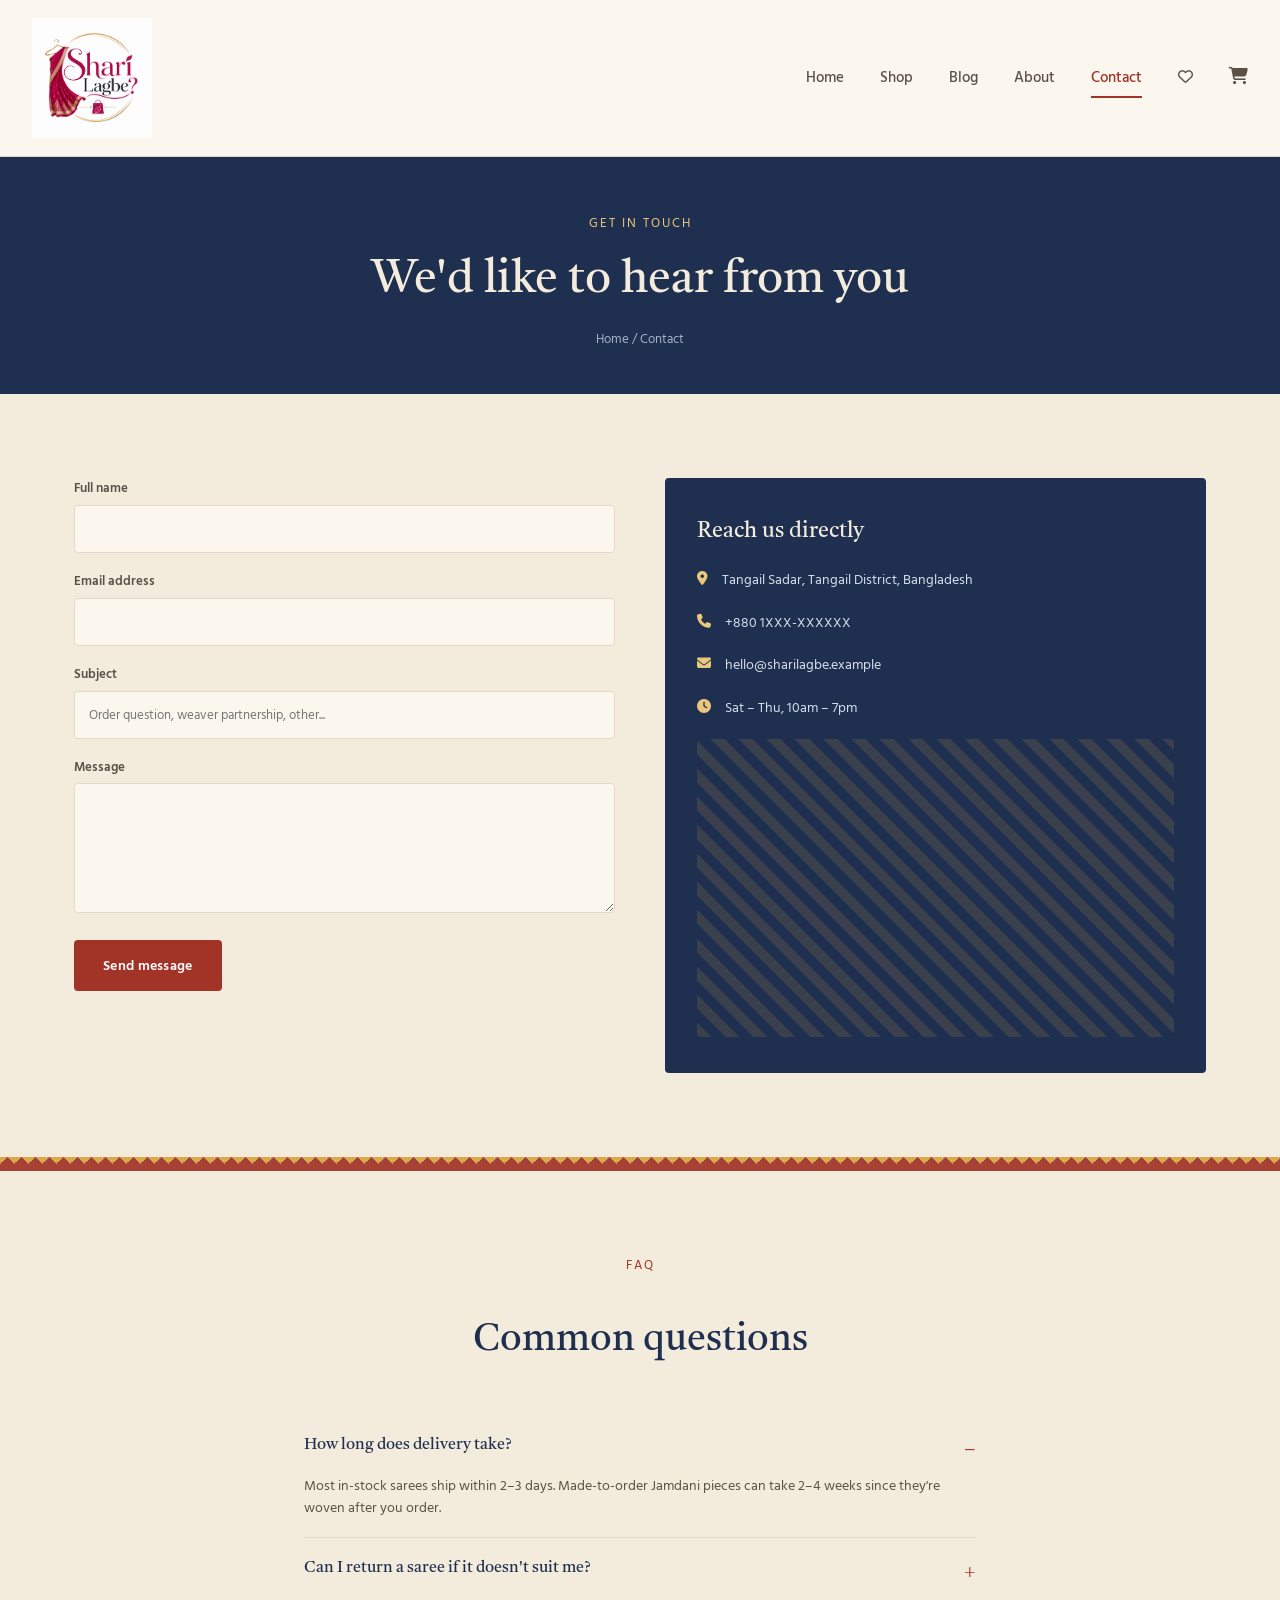
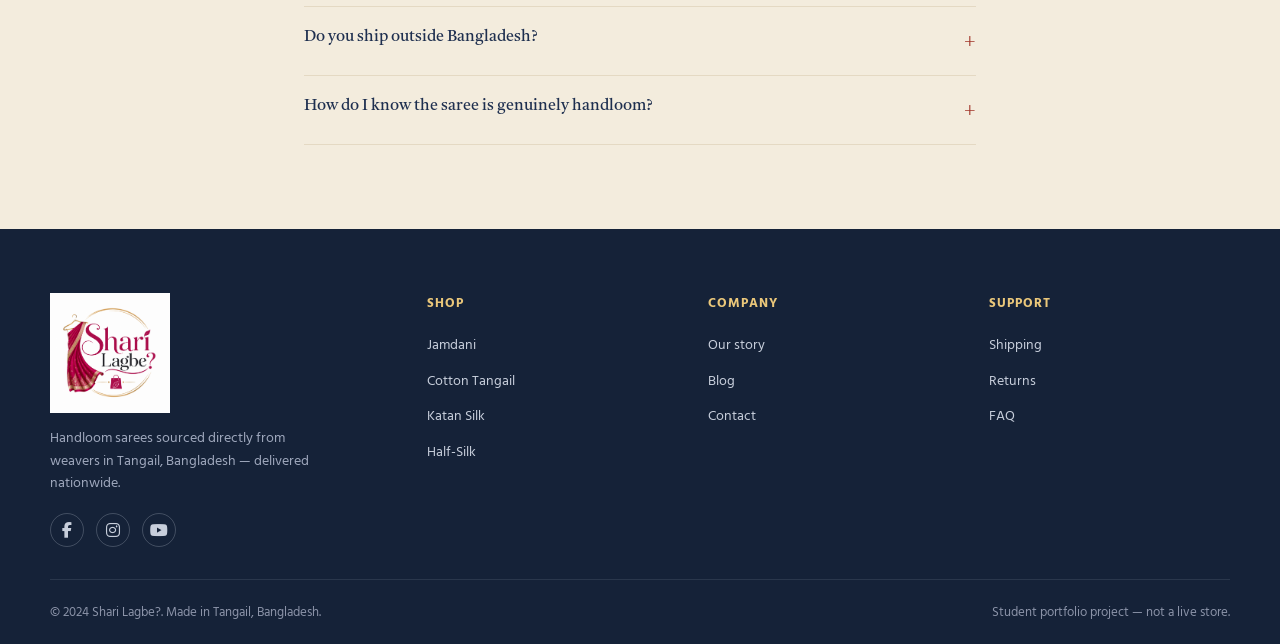
<file: shari-lagbe-fixed/contact.html>
<!DOCTYPE html>
<html lang="en">

<head>
    <meta charset="UTF-8">
    <meta http-equiv="X-UA-Compatible" content="IE=edge">
    <meta name="viewport" content="width=device-width, initial-scale=1.0">
    <title>Contact — Shari Lagbe?</title>
    <link rel="stylesheet"
      href="https://cdnjs.cloudflare.com/ajax/libs/font-awesome/6.5.2/css/all.min.css"
      integrity="sha512-SnH5WK+bZxgPHs44uWIX+LLJAJ9/2PkPKZ5QiAj6Ta86w+fsb2TkcmfRyVX3pBnMFcV7oQPJkl9QevSCWr3W6A=="
      crossorigin="anonymous"
      referrerpolicy="no-referrer" />
    <link rel="stylesheet" href="styles.css">
</head>

<body>

<header id="header">
    <a href="index.html"><img src="image/logo.png" class="logo" alt="" width="120"></a>

    <ul id="navbar">
        <li><a href="index.html">Home</a></li>
        <li><a href="shop.html">Shop</a></li>
        <li><a href="blog.html">Blog</a></li>
        <li><a href="about.html">About</a></li>
        <li><a class="active" href="contact.html">Contact</a></li>
        <li><a href="wishlist.html" aria-label="Wishlist"><i class="fa-regular fa-heart"></i><span class="wish-count">0</span></a></li>
        <li><a href="cart.html" aria-label="Cart"><i class="fa-solid fa-cart-shopping"></i><span class="cart-count">0</span></a></li>
    </ul>

    <button id="mobile-toggle" aria-label="Toggle menu" aria-expanded="false">
        <i class="fa-solid fa-bars"></i>
    </button>
</header>

<div class="page-header">
    <p class="eyebrow">Get in touch</p>
    <h1>We'd like to hear from you</h1>
    <p class="breadcrumb"><a href="index.html">Home</a> / Contact</p>
</div>

<main>
    <section class="block">
        <div class="container contact-layout">

            <form class="contact-form">
                <div class="field">
                    <label for="name">Full name</label>
                    <input type="text" id="name" name="name" required>
                </div>
                <div class="field">
                    <label for="email">Email address</label>
                    <input type="email" id="email" name="email" required>
                </div>
                <div class="field">
                    <label for="subject">Subject</label>
                    <input type="text" id="subject" name="subject" placeholder="Order question, weaver partnership, other...">
                </div>
                <div class="field">
                    <label for="message">Message</label>
                    <textarea id="message" name="message" required></textarea>
                </div>
                <button type="submit" class="btn btn-primary">Send message</button>
            </form>

            <div>
                <div class="contact-info-card">
                    <h3>Reach us directly</h3>
                    <div class="contact-info-row">
                        <i class="fa-solid fa-location-dot"></i>
                        <span>Tangail Sadar, Tangail District, Bangladesh</span>
                    </div>
                    <div class="contact-info-row">
                        <i class="fa-solid fa-phone"></i>
                        <span>+880 1XXX-XXXXXX</span>
                    </div>
                    <div class="contact-info-row">
                        <i class="fa-solid fa-envelope"></i>
                        <span>hello@sharilagbe.example</span>
                    </div>
                    <div class="contact-info-row">
                        <i class="fa-solid fa-clock"></i>
                        <span>Sat – Thu, 10am – 7pm</span>
                    </div>
                    <div class="map-frame" aria-hidden="true"></div>
                </div>
            </div>

        </div>
    </section>

    <div class="paar" aria-hidden="true"></div>

    <section class="block">
        <div class="container" style="max-width:720px;">
            <div class="section-head" style="justify-content:center;text-align:center;flex-direction:column;align-items:center;">
                <p class="eyebrow">FAQ</p>
                <h2>Common questions</h2>
            </div>

            <details class="faq-item" open>
                <summary>How long does delivery take?</summary>
                <p>Most in-stock sarees ship within 2–3 days. Made-to-order Jamdani pieces can take 2–4 weeks since they're woven after you order.</p>
            </details>
            <details class="faq-item">
                <summary>Can I return a saree if it doesn't suit me?</summary>
                <p>Yes — unworn sarees with tags attached can be returned within 7 days of delivery for a full refund.</p>
            </details>
            <details class="faq-item">
                <summary>Do you ship outside Bangladesh?</summary>
                <p>Not yet. Right now we deliver nationwide within Bangladesh only, with plans to expand shipping later.</p>
            </details>
            <details class="faq-item">
                <summary>How do I know the saree is genuinely handloom?</summary>
                <p>Every listing names the weaving village and family. We visit each workshop ourselves before listing their work.</p>
            </details>
        </div>
    </section>
</main>

<footer id="footer">
    <div class="container footer-inner">
        <div class="footer-brand">
           <a href="index.html"><img src="image/logo.png" class="logo" alt="" width="120"></a>
            <p>Handloom sarees sourced directly from weavers in Tangail, Bangladesh — delivered nationwide.</p>
            <div class="footer-social">
                <a href="#" aria-label="Facebook"><i class="fa-brands fa-facebook-f"></i></a>
                <a href="#" aria-label="Instagram"><i class="fa-brands fa-instagram"></i></a>
                <a href="#" aria-label="YouTube"><i class="fa-brands fa-youtube"></i></a>
            </div>
        </div>
        <div class="footer-col">
            <h4>Shop</h4>
            <ul>
                <li><a href="shop.html">Jamdani</a></li>
                <li><a href="shop.html">Cotton Tangail</a></li>
                <li><a href="shop.html">Katan Silk</a></li>
                <li><a href="shop.html">Half-Silk</a></li>
            </ul>
        </div>
        <div class="footer-col">
            <h4>Company</h4>
            <ul>
                <li><a href="about.html">Our story</a></li>
                <li><a href="blog.html">Blog</a></li>
                <li><a href="contact.html">Contact</a></li>
            </ul>
        </div>
        <div class="footer-col">
            <h4>Support</h4>
            <ul>
                <li><a href="contact.html">Shipping</a></li>
                <li><a href="contact.html">Returns</a></li>
                <li><a href="contact.html">FAQ</a></li>
            </ul>
        </div>
    </div>
    <div class="container footer-bottom">
        <span>© 2024 Shari Lagbe?. Made in Tangail, Bangladesh.</span>
        <span>Student portfolio project — not a live store.</span>
    </div>
</footer>

<script src="data.js"></script>
<script src="script.js"></script>
</body>

</html>
</file>
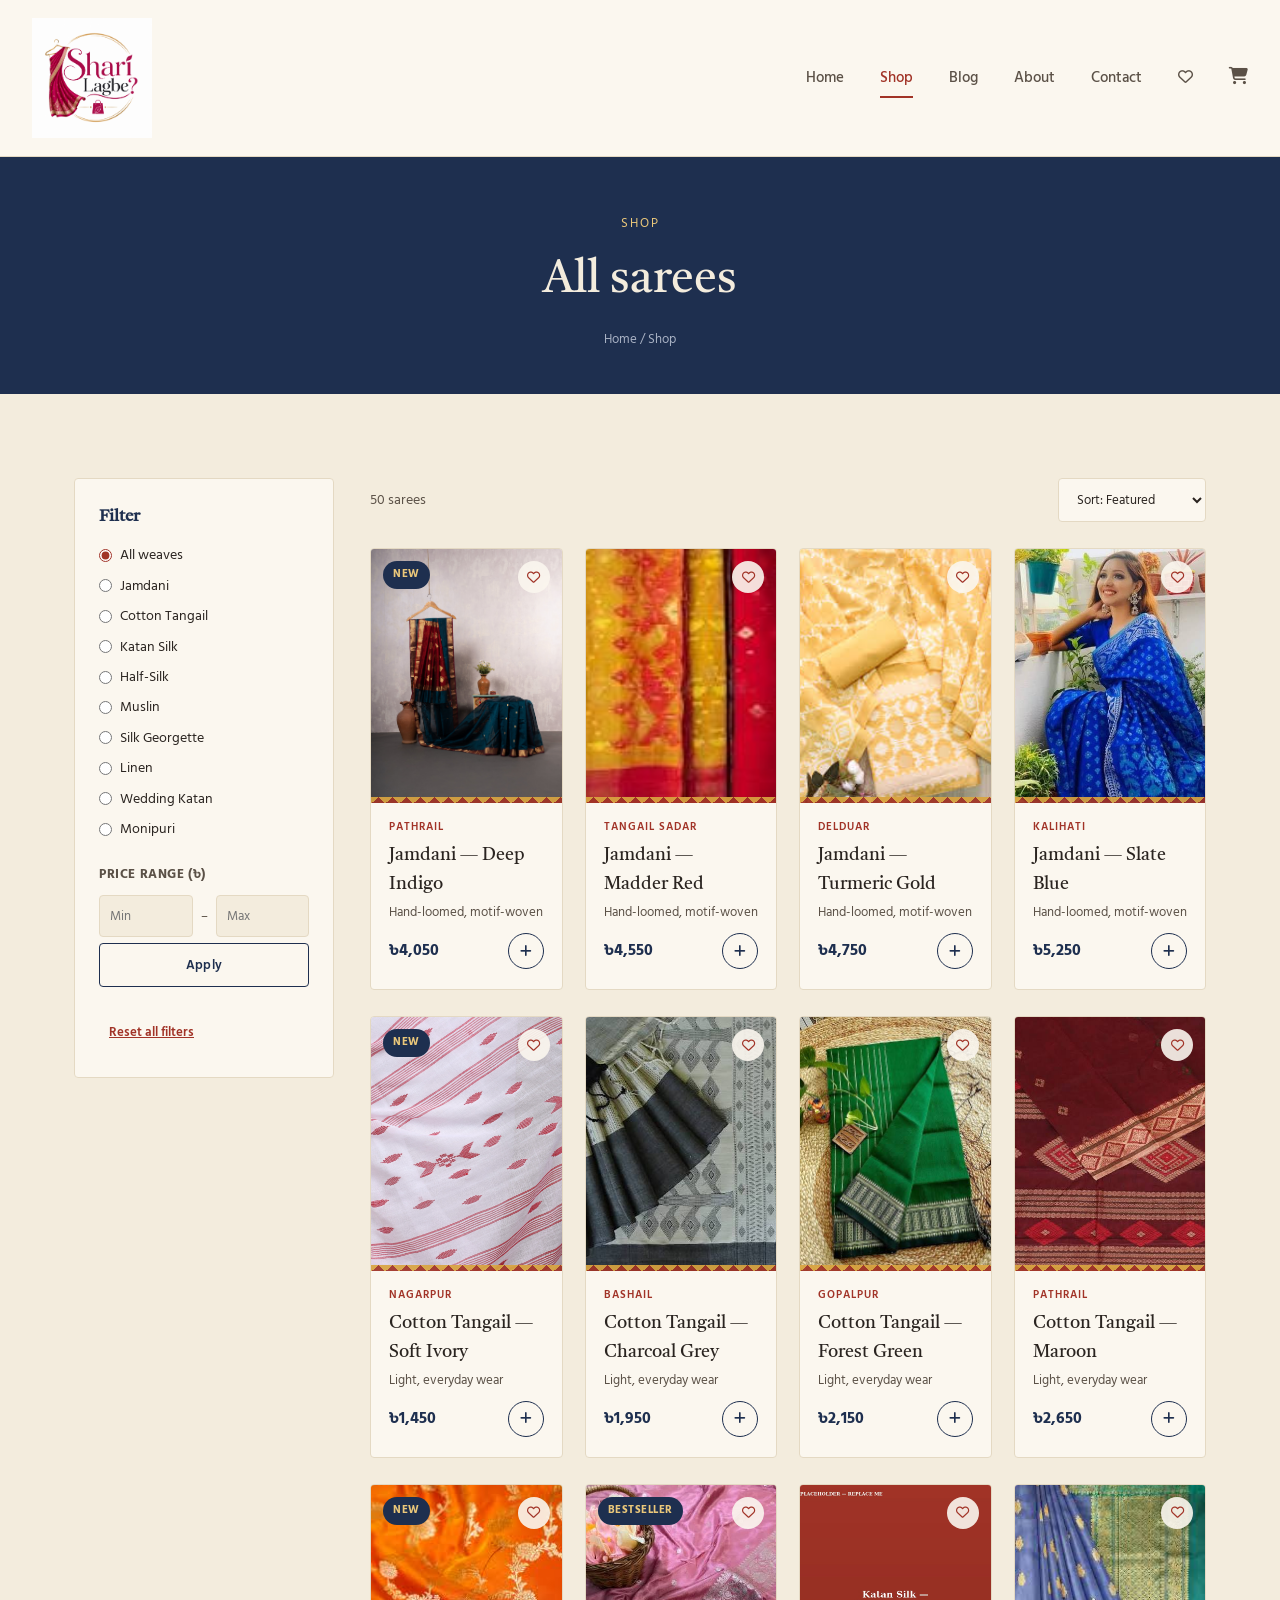
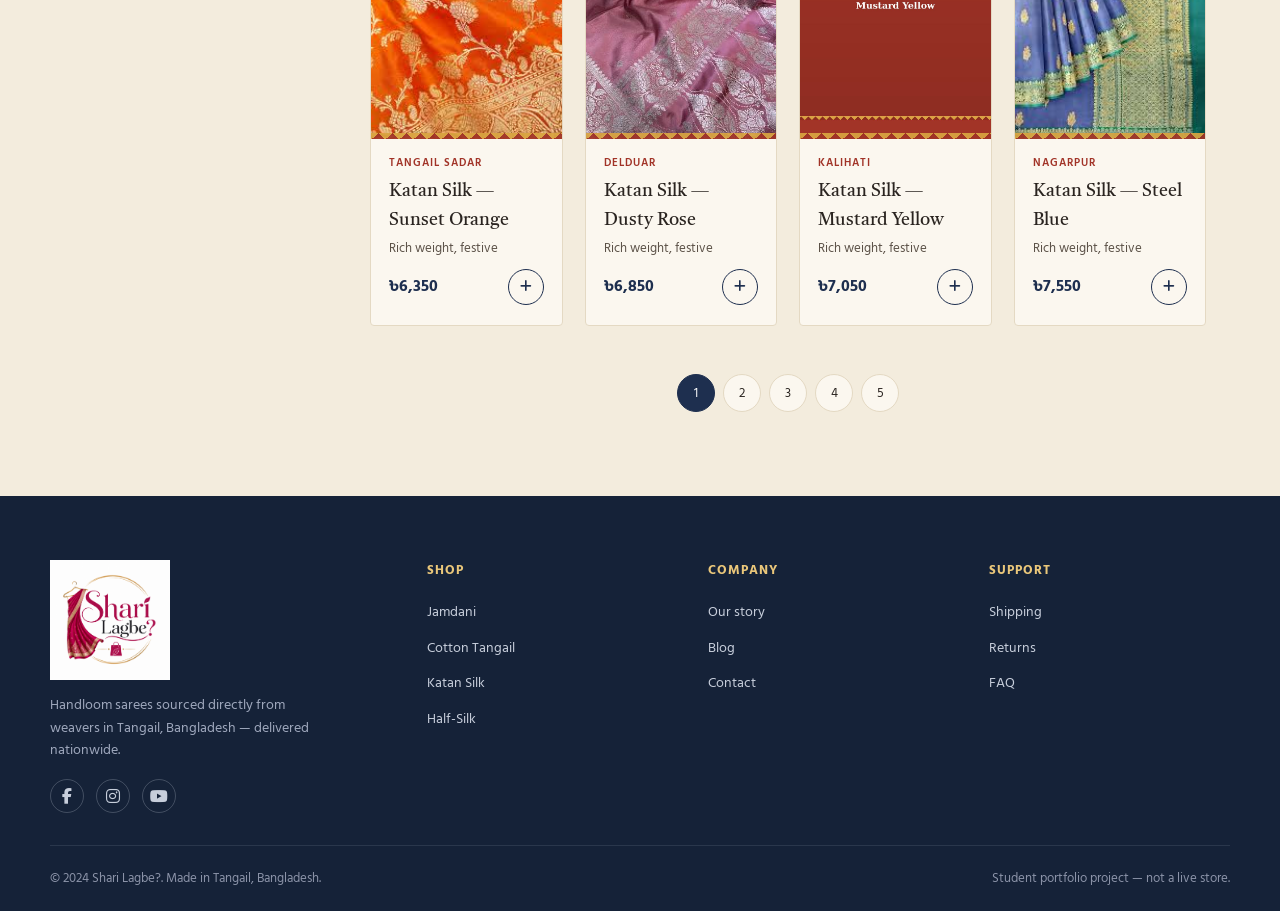
<file: shari-lagbe-fixed/shop.html>
<!DOCTYPE html>
<html lang="en">

<head>
    <meta charset="UTF-8">
    <meta http-equiv="X-UA-Compatible" content="IE=edge">
    <meta name="viewport" content="width=device-width, initial-scale=1.0">
    <title>Shop — Shari Lagbe?</title>
    <link rel="stylesheet"
      href="https://cdnjs.cloudflare.com/ajax/libs/font-awesome/6.5.2/css/all.min.css"
      integrity="sha512-SnH5WK+bZxgPHs44uWIX+LLJAJ9/2PkPKZ5QiAj6Ta86w+fsb2TkcmfRyVX3pBnMFcV7oQPJkl9QevSCWr3W6A=="
      crossorigin="anonymous"
      referrerpolicy="no-referrer" />
    <link rel="stylesheet" href="styles.css">
</head>

<body>

<header id="header">
     <a href="index.html"><img src="image/logo.png" class="logo" alt="" width="120"></a>
    

    <ul id="navbar">
        <li><a href="index.html">Home</a></li>
        <li><a class="active" href="shop.html">Shop</a></li>
        <li><a href="blog.html">Blog</a></li>
        <li><a href="about.html">About</a></li>
        <li><a href="contact.html">Contact</a></li>
        <li><a href="wishlist.html" aria-label="Wishlist"><i class="fa-regular fa-heart"></i><span class="wish-count">0</span></a></li>
        <li><a href="cart.html" aria-label="Cart"><i class="fa-solid fa-cart-shopping"></i><span class="cart-count">0</span></a></li>
    </ul>

    <button id="mobile-toggle" aria-label="Toggle menu" aria-expanded="false">
        <i class="fa-solid fa-bars"></i>
    </button>
</header>

<div class="page-header">
    <p class="eyebrow">Shop</p>
    <h1>All sarees</h1>
    <p class="breadcrumb"><a href="index.html">Home</a> / Shop</p>
</div>

<main>
    <section class="block">
        <div class="container shop-layout">

            <aside class="filters">
                <h3>Filter</h3>

                <div class="filter-group" data-category-filters>
                    <h4>Weave</h4>
                    <!-- Rendered by script.js from data.js -->
                </div>

                <div class="filter-group">
                    <h4>Price range (৳)</h4>
                    <form class="price-filter-row" data-price-filter>
                        <input type="number" name="min-price" placeholder="Min" min="0" aria-label="Minimum price">
                        <span>–</span>
                        <input type="number" name="max-price" placeholder="Max" min="0" aria-label="Maximum price">
                    </form>
                    <div class="filter-actions">
                        <button type="button" class="btn btn-outline" onclick="document.querySelector('[data-price-filter]').requestSubmit()">Apply</button>
                    </div>
                </div>

                <button type="button" class="link-reset" data-price-reset>Reset all filters</button>
            </aside>

            <div>
                <div class="shop-toolbar">
                    <span class="result-count" data-result-count>32 sarees</span>
                    <select data-sort aria-label="Sort by">
                        <option value="featured">Sort: Featured</option>
                        <option value="price-asc">Price: Low to high</option>
                        <option value="price-desc">Price: High to low</option>
                    </select>
                </div>

                <div class="product-grid" data-product-grid>
                    <!-- Rendered by script.js from data.js -->
                </div>

                <div class="pagination" data-pagination>
                    <!-- Rendered by script.js -->
                </div>
            </div>

        </div>
    </section>
</main>

<footer id="footer">
    <div class="container footer-inner">
        <div class="footer-brand">

            <a href="index.html"><img src="image/logo.png" class="logo" alt="" width="120"></a>
    

            <p>Handloom sarees sourced directly from weavers in Tangail, Bangladesh — delivered nationwide.</p>
            <div class="footer-social">
                <a href="#" aria-label="Facebook"><i class="fa-brands fa-facebook-f"></i></a>
                <a href="#" aria-label="Instagram"><i class="fa-brands fa-instagram"></i></a>
                <a href="#" aria-label="YouTube"><i class="fa-brands fa-youtube"></i></a>
            </div>
        </div>
        <div class="footer-col">
            <h4>Shop</h4>
            <ul>
                <li><a href="shop.html?category=Jamdani">Jamdani</a></li>
                <li><a href="shop.html?category=Cotton%20Tangail">Cotton Tangail</a></li>
                <li><a href="shop.html?category=Katan%20Silk">Katan Silk</a></li>
                <li><a href="shop.html?category=Half-Silk">Half-Silk</a></li>
            </ul>
        </div>
        <div class="footer-col">
            <h4>Company</h4>
            <ul>
                <li><a href="about.html">Our story</a></li>
                <li><a href="blog.html">Blog</a></li>
                <li><a href="contact.html">Contact</a></li>
            </ul>
        </div>
        <div class="footer-col">
            <h4>Support</h4>
            <ul>
                <li><a href="contact.html">Shipping</a></li>
                <li><a href="contact.html">Returns</a></li>
                <li><a href="contact.html">FAQ</a></li>
            </ul>
        </div>
    </div>
    <div class="container footer-bottom">
        <span>© 2024 Shari Lagbe?. Made in Tangail, Bangladesh.</span>
        <span>Student portfolio project — not a live store.</span>
    </div>
</footer>

<script src="data.js"></script>
<script src="script.js"></script>
</body>

</html>
</file>
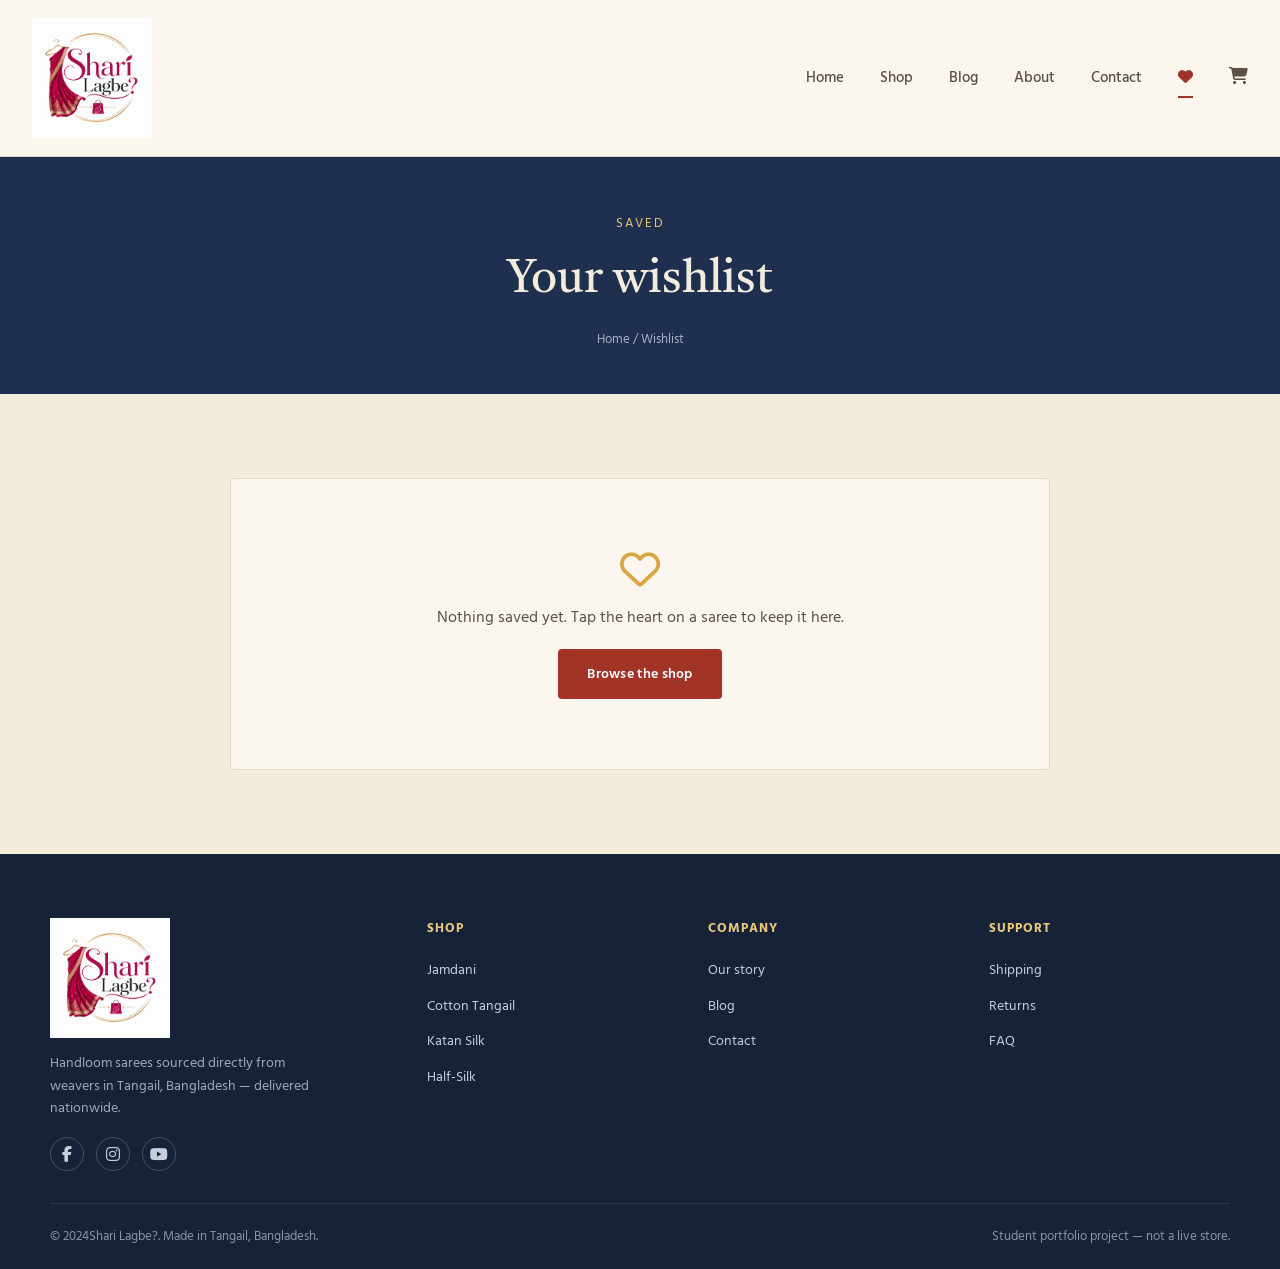
<file: shari-lagbe-fixed/wishlist.html>
<!DOCTYPE html>
<html lang="en">

<head>
    <meta charset="UTF-8">
    <meta http-equiv="X-UA-Compatible" content="IE=edge">
    <meta name="viewport" content="width=device-width, initial-scale=1.0">
    <title>Wishlist — Shari Lagbe?</title>
    <link rel="stylesheet"
      href="https://cdnjs.cloudflare.com/ajax/libs/font-awesome/6.5.2/css/all.min.css"
      integrity="sha512-SnH5WK+bZxgPHs44uWIX+LLJAJ9/2PkPKZ5QiAj6Ta86w+fsb2TkcmfRyVX3pBnMFcV7oQPJkl9QevSCWr3W6A=="
      crossorigin="anonymous"
      referrerpolicy="no-referrer" />
    <link rel="stylesheet" href="styles.css">
</head>

<body>

<header id="header">
    <a href="index.html"><img src="image/logo.png" class="logo" alt="" width="120"></a>

    <ul id="navbar">
        <li><a href="index.html">Home</a></li>
        <li><a href="shop.html">Shop</a></li>
        <li><a href="blog.html">Blog</a></li>
        <li><a href="about.html">About</a></li>
        <li><a href="contact.html">Contact</a></li>
        <li><a class="active" href="wishlist.html" aria-label="Wishlist"><i class="fa-solid fa-heart"></i><span class="wish-count">0</span></a></li>
        <li><a href="cart.html" aria-label="Cart"><i class="fa-solid fa-cart-shopping"></i><span class="cart-count">0</span></a></li>
    </ul>

    <button id="mobile-toggle" aria-label="Toggle menu" aria-expanded="false">
        <i class="fa-solid fa-bars"></i>
    </button>
</header>

<div class="page-header">
    <p class="eyebrow">Saved</p>
    <h1>Your wishlist</h1>
    <p class="breadcrumb"><a href="index.html">Home</a> / Wishlist</p>
</div>

<main>
    <section class="block">
        <div class="container">
            <div class="cart-table" data-wishlist-items style="max-width:820px;margin:0 auto;">
                <!-- Filled by script.js from localStorage -->
            </div>
        </div>
    </section>
</main>

<footer id="footer">
    <div class="container footer-inner">
        <div class="footer-brand">

             <a href="index.html"><img src="image/logo.png" class="logo" alt="" width="120"></a>
    

            <p>Handloom sarees sourced directly from weavers in Tangail, Bangladesh — delivered nationwide.</p>
            <div class="footer-social">
                <a href="#" aria-label="Facebook"><i class="fa-brands fa-facebook-f"></i></a>
                <a href="#" aria-label="Instagram"><i class="fa-brands fa-instagram"></i></a>
                <a href="#" aria-label="YouTube"><i class="fa-brands fa-youtube"></i></a>
            </div>
        </div>
        <div class="footer-col">
            <h4>Shop</h4>
            <ul>
                <li><a href="shop.html?category=Jamdani">Jamdani</a></li>
                <li><a href="shop.html?category=Cotton%20Tangail">Cotton Tangail</a></li>
                <li><a href="shop.html?category=Katan%20Silk">Katan Silk</a></li>
                <li><a href="shop.html?category=Half-Silk">Half-Silk</a></li>
            </ul>
        </div>
        <div class="footer-col">
            <h4>Company</h4>
            <ul>
                <li><a href="about.html">Our story</a></li>
                <li><a href="blog.html">Blog</a></li>
                <li><a href="contact.html">Contact</a></li>
            </ul>
        </div>
        <div class="footer-col">
            <h4>Support</h4>
            <ul>
                <li><a href="contact.html">Shipping</a></li>
                <li><a href="contact.html">Returns</a></li>
                <li><a href="contact.html">FAQ</a></li>
            </ul>
        </div>
    </div>
    <div class="container footer-bottom">
        <span>© 2024Shari Lagbe?. Made in Tangail, Bangladesh.</span>
        <span>Student portfolio project — not a live store.</span>
    </div>
</footer>

<script src="data.js"></script>
<script src="script.js"></script>
</body>

</html>
</file>
<file: shari-lagbe-fixed/styles.css>
/* =========================================================
   Shari Lagbe? — Design System
   Palette pulled from natural dye baths used in Tangail
   handloom weaving: indigo vat, madder root, turmeric.
   Signature motif: the "paar" — the woven zigzag border
   that runs along the edge of every Tangail saree — used
   here as a recurring divider instead of a generic rule.
   ========================================================= */

@import url('https://fonts.googleapis.com/css2?family=Tiro+Bangla:ital@0;1&family=Hind+Siliguri:wght@300;400;500;600;700&display=swap');

:root {
  --indigo: #1E2F4F;
  --indigo-deep: #152238;
  --madder: #A13327;
  --madder-deep: #7E271D;
  --turmeric: #D9A441;
  --turmeric-soft: #EAC77A;
  --cream: #F3ECDD;
  --card: #FBF7EF;
  --ink: #2A2420;
  --ink-soft: #5B5147;
  --line: #E4D9C3;

  --font-display: 'Tiro Bangla', Georgia, serif;
  --font-body: 'Hind Siliguri', 'Segoe UI', sans-serif;

  --radius: 4px;
  --container: 1180px;
}

* { box-sizing: border-box; margin: 0; padding: 0; }

html { scroll-behavior: smooth; }

@media (prefers-reduced-motion: reduce) {
  html { scroll-behavior: auto; }
  * { animation-duration: 0.01ms !important; animation-iteration-count: 1 !important; transition-duration: 0.01ms !important; }
}

body {
  font-family: var(--font-body);
  color: var(--ink);
  background: var(--cream);
  line-height: 1.6;
  -webkit-font-smoothing: antialiased;
}

a { color: inherit; text-decoration: none; }
img { max-width: 100%; display: block; }
ul { list-style: none; }
button { font-family: inherit; cursor: pointer; }

:focus-visible {
  outline: 2px solid var(--madder);
  outline-offset: 3px;
}

.container {
  max-width: var(--container);
  margin: 0 auto;
  padding: 0 24px;
}

/* ---------- Paar motif (signature element) ----------
   A repeating diamond/temple zigzag, the way a Tangail
   saree border is woven. Used as dividers + accents. */

.paar {
  height: 14px;
  width: 100%;
  background:
    linear-gradient(135deg, var(--turmeric) 25%, transparent 25%) 0 0/14px 14px,
    linear-gradient(-135deg, var(--turmeric) 25%, transparent 25%) 0 0/14px 14px;
  background-color: var(--madder);
  opacity: 0.92;
}

.paar--thin { height: 6px; }

.paar--indigo {
  background-color: var(--indigo);
  background-image:
    linear-gradient(135deg, var(--turmeric-soft) 25%, transparent 25%),
    linear-gradient(-135deg, var(--turmeric-soft) 25%, transparent 25%);
}

/* ---------- Header ---------- */

#header {
  position: sticky;
  top: 0;
  z-index: 100;
  display: flex;
  align-items: center;
  justify-content: space-between;
  padding: 18px 32px;
  background: var(--card);
  border-bottom: 1px solid var(--line);
}

.logo-mark {
  font-family: var(--font-display);
  font-size: 26px;
  font-weight: 400;
  color: var(--indigo);
  letter-spacing: 0.5px;
}

.logo-mark span {
  color: var(--madder);
  font-style: italic;
}

#navbar {
  display: flex;
  align-items: center;
  gap: 36px;
}

#navbar li a {
  font-size: 15px;
  font-weight: 500;
  color: var(--ink-soft);
  position: relative;
  padding-bottom: 4px;
  transition: color 0.2s ease;
}

#navbar li a:hover,
#navbar li a.active {
  color: var(--madder);
}

#navbar li a.active::after {
  content: "";
  position: absolute;
  left: 0; right: 0; bottom: -4px;
  height: 2px;
  background: var(--madder);
}

#navbar li a .fa-cart-shopping {
  font-size: 17px;
}

.cart-count,
.wish-count {
  display: inline-flex;
  align-items: center;
  justify-content: center;
  min-width: 16px;
  height: 16px;
  padding: 0 4px;
  margin-left: 4px;
  border-radius: 999px;
  background: var(--madder);
  color: #fff;
  font-size: 10px;
  font-weight: 700;
  vertical-align: top;
}

/* ---------- real images inside placeholder containers ---------- */

.category-swatch,
.product-media,
.post-media {
  position: relative;
  overflow: hidden;
  display: block;
}

.category-swatch img,
.product-media img,
.post-media img {
  width: 100%;
  height: 100%;
  object-fit: cover;
  display: block;
  transition: transform 0.35s ease;
}

.product-card:hover .product-media img,
.post-card:hover .post-media img {
  transform: scale(1.04);
}

.cart-thumb {
  object-fit: cover;
}

#mobile-toggle {
  display: none;
  background: none;
  border: none;
  font-size: 22px;
  color: var(--indigo);
}

/* ---------- Hero ---------- */

.hero {
  position: relative;
  background: var(--indigo);
  color: var(--cream);
  overflow: hidden;
}

.hero-inner {
  max-width: var(--container);
  margin: 0 auto;
  padding: 100px 24px 90px;
  display: grid;
  grid-template-columns: 1.1fr 0.9fr;
  gap: 40px;
  align-items: center;
}

.hero-eyebrow {
  font-size: 13px;
  letter-spacing: 2px;
  text-transform: uppercase;
  color: var(--turmeric-soft);
  margin-bottom: 18px;
}

.hero h1 {
  font-family: var(--font-display);
  font-size: clamp(40px, 5vw, 64px);
  font-weight: 400;
  line-height: 1.15;
  margin-bottom: 22px;
}

.hero h1 em {
  color: var(--turmeric-soft);
  font-style: italic;
}

.hero p {
  font-size: 17px;
  color: #D8DEE9;
  max-width: 46ch;
  margin-bottom: 34px;
}

.hero-actions {
  display: flex;
  gap: 16px;
  flex-wrap: wrap;
}

.hero-swatches {
  position: relative;
  aspect-ratio: 1 / 1;
  display: grid;
  grid-template-columns: repeat(3, 1fr);
  grid-template-rows: repeat(3, 1fr);
  gap: 10px;
}

.hero-swatches div {
  border-radius: var(--radius);
}

.swatch-1 { background: var(--madder); grid-column: 1 / 3; grid-row: 1 / 3; }
.swatch-2 { background: var(--turmeric); }
.swatch-3 { background: var(--turmeric-soft); }
.swatch-4 { background: var(--card); grid-column: 2 / 4; }
.swatch-5 { background: var(--madder-deep); }

/* ---------- Buttons ---------- */

.btn {
  display: inline-flex;
  align-items: center;
  gap: 10px;
  padding: 13px 28px;
  border-radius: var(--radius);
  font-weight: 600;
  font-size: 14px;
  letter-spacing: 0.3px;
  border: 1px solid transparent;
  transition: transform 0.15s ease, background 0.2s ease, color 0.2s ease;
}

.btn:hover { transform: translateY(-1px); }

.btn-primary {
  background: var(--madder);
  color: #fff;
}
.btn-primary:hover { background: var(--madder-deep); }

.btn-ghost {
  background: transparent;
  border-color: rgba(243,236,221,0.4);
  color: var(--cream);
}
.btn-ghost:hover { background: rgba(243,236,221,0.1); }

.btn-outline {
  background: transparent;
  border-color: var(--indigo);
  color: var(--indigo);
}
.btn-outline:hover { background: var(--indigo); color: #fff; }

/* ---------- Section shell ---------- */

section.block {
  padding: 84px 0;
}

.section-head {
  display: flex;
  align-items: flex-end;
  justify-content: space-between;
  gap: 24px;
  margin-bottom: 44px;
  flex-wrap: wrap;
}

.section-head .eyebrow {
  font-size: 13px;
  letter-spacing: 2px;
  text-transform: uppercase;
  color: var(--madder);
  margin-bottom: 10px;
}

.section-head h2 {
  font-family: var(--font-display);
  font-weight: 400;
  font-size: clamp(28px, 3vw, 38px);
  color: var(--indigo);
}

.section-head p {
  color: var(--ink-soft);
  max-width: 42ch;
}

/* ---------- Category / district cards ---------- */

.category-grid {
  display: grid;
  grid-template-columns: repeat(4, 1fr);
  gap: 20px;
}

.category-card {
  background: var(--card);
  border: 1px solid var(--line);
  border-radius: var(--radius);
  overflow: hidden;
  transition: box-shadow 0.2s ease, transform 0.2s ease;
}

.category-card:hover {
  box-shadow: 0 12px 28px rgba(30,47,79,0.12);
  transform: translateY(-3px);
}

.category-swatch {
  height: 96px;
}

.category-card .cat-body {
  padding: 18px 20px 22px;
}

.category-card h3 {
  font-family: var(--font-display);
  font-size: 19px;
  color: var(--indigo);
  margin-bottom: 4px;
}

.category-card span {
  font-size: 13px;
  color: var(--ink-soft);
}

/* ---------- Product grid ---------- */

.product-grid {
  display: grid;
  grid-template-columns: repeat(4, 1fr);
  gap: 26px 22px;
}

.product-card {
  background: var(--card);
  border: 1px solid var(--line);
  border-radius: var(--radius);
  overflow: hidden;
  display: flex;
  flex-direction: column;
  transition: box-shadow 0.2s ease, transform 0.2s ease;
}

.product-card:hover {
  box-shadow: 0 14px 30px rgba(30,47,79,0.14);
  transform: translateY(-4px);
}

.product-media {
  aspect-ratio: 3 / 4;
  position: relative;
  overflow: hidden;
}

.product-media .paar {
  position: absolute;
  left: 0; right: 0; bottom: 0;
}

.badge {
  position: absolute;
  top: 12px; left: 12px;
  background: var(--indigo);
  color: var(--turmeric-soft);
  font-size: 11px;
  font-weight: 700;
  letter-spacing: 0.5px;
  text-transform: uppercase;
  padding: 5px 10px;
  border-radius: 999px;
  z-index: 2;
}

.wish-btn {
  position: absolute;
  top: 12px; right: 12px;
  width: 32px; height: 32px;
  border-radius: 50%;
  background: rgba(251,247,239,0.9);
  border: none;
  display: flex;
  align-items: center;
  justify-content: center;
  color: var(--madder);
  z-index: 2;
  transition: background 0.2s ease;
}
.wish-btn:hover { background: #fff; }

.product-info {
  padding: 16px 18px 20px;
  display: flex;
  flex-direction: column;
  gap: 4px;
  flex: 1;
}

.product-region {
  font-size: 11px;
  text-transform: uppercase;
  letter-spacing: 1px;
  color: var(--madder);
  font-weight: 600;
}

.product-info h3 {
  font-family: var(--font-display);
  font-weight: 400;
  font-size: 18px;
  color: var(--ink);
}

.product-meta {
  font-size: 13px;
  color: var(--ink-soft);
  margin-bottom: 6px;
}

.product-price {
  margin-top: auto;
  display: flex;
  align-items: center;
  justify-content: space-between;
}

.price {
  font-weight: 700;
  color: var(--indigo);
  font-size: 16px;
}

.price del {
  font-weight: 400;
  color: var(--ink-soft);
  font-size: 13px;
  margin-right: 6px;
}

.add-btn {
  width: 36px; height: 36px;
  border-radius: 50%;
  border: 1px solid var(--indigo);
  background: transparent;
  color: var(--indigo);
  display: flex;
  align-items: center;
  justify-content: center;
  transition: background 0.2s ease, color 0.2s ease;
}
.add-btn:hover {
  background: var(--indigo);
  color: #fff;
}

/* ---------- Story / weaver band ---------- */

.story {
  background: var(--card);
}

.story-inner {
  display: grid;
  grid-template-columns: 0.9fr 1.1fr;
  gap: 60px;
  align-items: center;
}

.story-visual {
  aspect-ratio: 4 / 5;
  background: linear-gradient(160deg, var(--madder) 0%, var(--indigo) 100%);
  border-radius: var(--radius);
  position: relative;
  overflow: hidden;
}

.story-visual::after {
  content: "";
  position: absolute;
  inset: 0;
  background:
    repeating-linear-gradient(90deg, rgba(217,164,65,0.18) 0 3px, transparent 3px 26px);
}

.story h2 {
  font-family: var(--font-display);
  font-weight: 400;
  font-size: clamp(26px, 3vw, 34px);
  color: var(--indigo);
  margin-bottom: 18px;
}

.story p {
  color: var(--ink-soft);
  margin-bottom: 16px;
  max-width: 52ch;
}

.story-stats {
  display: flex;
  gap: 36px;
  margin-top: 28px;
}

.story-stats div strong {
  display: block;
  font-family: var(--font-display);
  font-size: 28px;
  color: var(--madder);
}

.story-stats div span {
  font-size: 13px;
  color: var(--ink-soft);
}

/* ---------- Newsletter ---------- */

.newsletter {
  background: var(--indigo);
  color: var(--cream);
}

.newsletter-inner {
  text-align: center;
  max-width: 560px;
  margin: 0 auto;
  padding: 70px 24px;
}

.newsletter h2 {
  font-family: var(--font-display);
  font-weight: 400;
  font-size: 32px;
  margin-bottom: 12px;
}

.newsletter p {
  color: #D8DEE9;
  margin-bottom: 28px;
}

.newsletter-form {
  display: flex;
  gap: 10px;
}

.newsletter-form input {
  flex: 1;
  padding: 13px 16px;
  border-radius: var(--radius);
  border: 1px solid rgba(243,236,221,0.3);
  background: rgba(243,236,221,0.08);
  color: var(--cream);
  font-family: inherit;
}
.newsletter-form input::placeholder { color: #A9B2C4; }

.form-note {
  font-size: 13px;
  margin-top: 12px;
  color: var(--turmeric-soft);
  min-height: 18px;
}

/* ---------- Footer ---------- */

#footer {
  background: var(--indigo-deep);
  color: #C7CEDB;
}

.footer-inner {
  padding: 64px 0 32px;
  display: grid;
  grid-template-columns: 1.4fr repeat(3, 1fr);
  gap: 40px;
}

.footer-brand .logo-mark { color: var(--cream); }
.footer-brand .logo-mark span { color: var(--turmeric-soft); }

.footer-brand p {
  margin-top: 14px;
  font-size: 14px;
  color: #9FA8BD;
  max-width: 34ch;
}

.footer-social {
  display: flex;
  gap: 12px;
  margin-top: 18px;
}

.footer-social a {
  width: 34px; height: 34px;
  border-radius: 50%;
  border: 1px solid rgba(199,206,219,0.25);
  display: flex;
  align-items: center;
  justify-content: center;
  transition: background 0.2s ease, border-color 0.2s ease;
}
.footer-social a:hover {
  background: var(--madder);
  border-color: var(--madder);
}

.footer-col h4 {
  font-size: 13px;
  letter-spacing: 1px;
  text-transform: uppercase;
  color: var(--turmeric-soft);
  margin-bottom: 18px;
}

.footer-col li { margin-bottom: 10px; }
.footer-col a {
  font-size: 14px;
  color: #C7CEDB;
  transition: color 0.2s ease;
}
.footer-col a:hover { color: var(--turmeric-soft); }

.footer-bottom {
  border-top: 1px solid rgba(199,206,219,0.12);
  padding: 22px 0;
  display: flex;
  justify-content: space-between;
  font-size: 13px;
  color: #8B93A8;
  flex-wrap: wrap;
  gap: 10px;
}

/* ---------- Page header (non-home pages) ---------- */

.page-header {
  background: var(--indigo);
  color: var(--cream);
  padding: 56px 0 44px;
  text-align: center;
}

.page-header .eyebrow {
  font-size: 13px;
  letter-spacing: 2px;
  text-transform: uppercase;
  color: var(--turmeric-soft);
  margin-bottom: 10px;
}

.page-header h1 {
  font-family: var(--font-display);
  font-weight: 400;
  font-size: clamp(32px, 4vw, 46px);
}

.breadcrumb {
  margin-top: 12px;
  font-size: 13px;
  color: #A9B2C4;
}
.breadcrumb a:hover { color: var(--turmeric-soft); }

/* ---------- Shop layout ---------- */

.shop-layout {
  display: grid;
  grid-template-columns: 260px 1fr;
  gap: 36px;
  align-items: start;
}

.filters {
  background: var(--card);
  border: 1px solid var(--line);
  border-radius: var(--radius);
  padding: 24px;
  position: sticky;
  top: 90px;
}

.filters h3 {
  font-family: var(--font-display);
  font-size: 17px;
  color: var(--indigo);
  margin-bottom: 14px;
}

.filter-group {
  margin-bottom: 24px;
}

.filter-group h4 {
  font-size: 13px;
  text-transform: uppercase;
  letter-spacing: 0.6px;
  color: var(--ink-soft);
  margin-bottom: 10px;
}

.filter-option {
  display: flex;
  align-items: center;
  gap: 8px;
  font-size: 14px;
  color: var(--ink);
  margin-bottom: 8px;
  cursor: pointer;
}

.filter-option input { accent-color: var(--madder); }

.color-dots {
  display: flex;
  gap: 8px;
  flex-wrap: wrap;
}

.color-dots button {
  width: 22px; height: 22px;
  border-radius: 50%;
  border: 2px solid var(--card);
  box-shadow: 0 0 0 1px var(--line);
}
.color-dots button.active { box-shadow: 0 0 0 2px var(--madder); }

.price-filter-row {
  display: flex;
  align-items: center;
  gap: 8px;
}
.price-filter-row input {
  width: 0;
  flex: 1;
  padding: 9px 10px;
  border: 1px solid var(--line);
  border-radius: var(--radius);
  font-family: inherit;
  font-size: 13px;
  background: var(--cream);
}
.price-filter-row span {
  color: var(--ink-soft);
  font-size: 13px;
}
.filter-actions {
  display: flex;
  gap: 10px;
  margin-top: 6px;
}
.filter-actions .btn { flex: 1; justify-content: center; padding: 10px; font-size: 13px; }
.link-reset {
  background: none;
  border: none;
  color: var(--madder);
  font-size: 13px;
  font-weight: 600;
  text-decoration: underline;
  padding: 10px;
}

.shop-toolbar {
  display: flex;
  align-items: center;
  justify-content: space-between;
  margin-bottom: 26px;
  flex-wrap: wrap;
  gap: 12px;
}

.shop-toolbar select {
  padding: 9px 14px;
  border: 1px solid var(--line);
  border-radius: var(--radius);
  background: var(--card);
  font-family: inherit;
  color: var(--ink);
}

.result-count { color: var(--ink-soft); font-size: 14px; }

.pagination {
  display: flex;
  justify-content: center;
  gap: 8px;
  margin-top: 48px;
}
.pagination button {
  width: 38px; height: 38px;
  border-radius: 50%;
  border: 1px solid var(--line);
  background: var(--card);
  color: var(--ink);
}
.pagination button.active {
  background: var(--indigo);
  border-color: var(--indigo);
  color: #fff;
}

/* ---------- Cart page ---------- */

.cart-layout {
  display: grid;
  grid-template-columns: 1fr 360px;
  gap: 36px;
  align-items: start;
}

.cart-table {
  background: var(--card);
  border: 1px solid var(--line);
  border-radius: var(--radius);
  overflow: hidden;
}

.cart-row {
  display: grid;
  grid-template-columns: 90px 1fr auto auto auto;
  gap: 18px;
  align-items: center;
  padding: 18px 20px;
  border-bottom: 1px solid var(--line);
}
.cart-row:last-child { border-bottom: none; }

.cart-thumb {
  width: 72px; height: 90px;
  border-radius: var(--radius);
}

.cart-item h4 {
  font-family: var(--font-display);
  font-weight: 400;
  font-size: 16px;
  color: var(--indigo);
}
.cart-item span {
  font-size: 13px;
  color: var(--ink-soft);
}

.qty-control {
  display: flex;
  align-items: center;
  border: 1px solid var(--line);
  border-radius: var(--radius);
  overflow: hidden;
}
.qty-control button {
  width: 30px; height: 30px;
  background: var(--cream);
  border: none;
  color: var(--indigo);
  font-weight: 700;
}
.qty-control input {
  width: 34px;
  text-align: center;
  border: none;
  background: transparent;
  font-family: inherit;
}

.remove-btn {
  background: none;
  border: none;
  color: var(--madder);
  font-size: 16px;
}

.cart-empty {
  text-align: center;
  padding: 70px 24px;
  color: var(--ink-soft);
}
.cart-empty i { font-size: 40px; color: var(--turmeric); margin-bottom: 16px; }

.summary {
  background: var(--card);
  border: 1px solid var(--line);
  border-radius: var(--radius);
  padding: 26px;
}
.summary h3 {
  font-family: var(--font-display);
  color: var(--indigo);
  font-size: 18px;
  margin-bottom: 18px;
}
.summary-row {
  display: flex;
  justify-content: space-between;
  font-size: 14px;
  color: var(--ink-soft);
  margin-bottom: 12px;
}
.summary-row.total {
  color: var(--ink);
  font-weight: 700;
  font-size: 16px;
  border-top: 1px solid var(--line);
  padding-top: 14px;
  margin-top: 14px;
}
.summary .btn { width: 100%; justify-content: center; margin-top: 18px; }
.promo-row { display: flex; gap: 8px; margin: 18px 0; }
.promo-row input {
  flex: 1;
  padding: 10px 12px;
  border: 1px solid var(--line);
  border-radius: var(--radius);
  font-family: inherit;
}

/* ---------- About page ---------- */

.value-grid {
  display: grid;
  grid-template-columns: repeat(3, 1fr);
  gap: 24px;
}
.value-card {
  background: var(--card);
  border: 1px solid var(--line);
  border-radius: var(--radius);
  padding: 30px 26px;
}
.value-card i {
  font-size: 22px;
  color: var(--madder);
  margin-bottom: 14px;
}
.value-card h3 {
  font-family: var(--font-display);
  font-size: 18px;
  color: var(--indigo);
  margin-bottom: 8px;
}
.value-card p { color: var(--ink-soft); font-size: 14px; }

.timeline {
  max-width: 620px;
  margin: 0 auto;
}
.timeline-item {
  display: grid;
  grid-template-columns: 90px 1fr;
  gap: 22px;
  padding-bottom: 34px;
  position: relative;
}
.timeline-item::before {
  content: "";
  position: absolute;
  left: 99px;
  top: 26px;
  bottom: -8px;
  width: 1px;
  background: var(--line);
}
.timeline-item:last-child::before { display: none; }
.timeline-item .year {
  font-family: var(--font-display);
  color: var(--madder);
  font-size: 15px;
  padding-top: 2px;
}
.timeline-item h4 {
  font-family: var(--font-display);
  color: var(--indigo);
  font-weight: 400;
  font-size: 17px;
  margin-bottom: 4px;
}
.timeline-item p { color: var(--ink-soft); font-size: 14px; }

/* ---------- Contact page ---------- */

.contact-layout {
  display: grid;
  grid-template-columns: 1fr 1fr;
  gap: 50px;
}
.contact-form .field { margin-bottom: 18px; }
.contact-form label {
  display: block;
  font-size: 13px;
  font-weight: 600;
  color: var(--ink-soft);
  margin-bottom: 6px;
}
.contact-form input,
.contact-form textarea {
  width: 100%;
  padding: 12px 14px;
  border: 1px solid var(--line);
  border-radius: var(--radius);
  background: var(--card);
  font-family: inherit;
  color: var(--ink);
}
.contact-form textarea { resize: vertical; min-height: 130px; }

.contact-info-card {
  background: var(--indigo);
  color: var(--cream);
  border-radius: var(--radius);
  padding: 36px 32px;
}
.contact-info-card h3 {
  font-family: var(--font-display);
  font-weight: 400;
  font-size: 22px;
  margin-bottom: 20px;
}
.contact-info-row {
  display: flex;
  gap: 14px;
  margin-bottom: 20px;
  font-size: 14px;
  color: #D8DEE9;
}
.contact-info-row i { color: var(--turmeric-soft); margin-top: 2px; }
.map-frame {
  margin-top: 20px;
  aspect-ratio: 16/10;
  border-radius: var(--radius);
  background: repeating-linear-gradient(45deg, rgba(217,164,65,0.15) 0 10px, transparent 10px 20px);
}

.faq-item {
  border-bottom: 1px solid var(--line);
  padding: 18px 0;
}
.faq-item summary {
  cursor: pointer;
  font-family: var(--font-display);
  color: var(--indigo);
  font-size: 16px;
  list-style: none;
  display: flex;
  justify-content: space-between;
}
.faq-item summary::-webkit-details-marker { display: none; }
.faq-item summary::after { content: "+"; color: var(--madder); font-size: 20px; }
.faq-item[open] summary::after { content: "\2212"; }
.faq-item p { margin-top: 10px; color: var(--ink-soft); font-size: 14px; }

/* ---------- Blog page ---------- */

.blog-grid {
  display: grid;
  grid-template-columns: repeat(3, 1fr);
  gap: 26px;
}
.post-card {
  background: var(--card);
  border: 1px solid var(--line);
  border-radius: var(--radius);
  overflow: hidden;
}
.post-media { aspect-ratio: 16/10; }
.post-body { padding: 20px 22px 24px; }
.post-tag {
  font-size: 11px;
  text-transform: uppercase;
  letter-spacing: 0.6px;
  color: var(--madder);
  font-weight: 700;
}
.post-body h3 {
  font-family: var(--font-display);
  font-weight: 400;
  font-size: 19px;
  color: var(--indigo);
  margin: 8px 0 8px;
}
.post-body p { color: var(--ink-soft); font-size: 14px; margin-bottom: 14px; }
.post-meta { font-size: 12px; color: var(--ink-soft); display: flex; gap: 12px; align-items: center; }
.post-body h3 a { color: inherit; }
.post-body h3 a:hover { color: var(--madder); }

/* ---------- blog article (detail) page ---------- */

.post-article {
  max-width: 720px;
  margin: 0 auto;
}
.post-article h1 {
  font-family: var(--font-display);
  font-weight: 400;
  font-size: clamp(28px, 4vw, 40px);
  color: var(--indigo);
  line-height: 1.2;
  margin-top: 6px;
}
.post-hero-image {
  aspect-ratio: 16/9;
  border-radius: var(--radius);
  overflow: hidden;
  margin-bottom: 34px;
}
.post-hero-image img { width: 100%; height: 100%; object-fit: cover; display: block; }
.post-article-body p {
  color: var(--ink-soft);
  font-size: 16px;
  line-height: 1.8;
  margin-bottom: 22px;
}
.post-article-body p:first-of-type {
  font-family: var(--font-display);
  font-size: 19px;
  color: var(--ink);
}
.related-heading {
  font-family: var(--font-display);
  font-weight: 400;
  font-size: 24px;
  color: var(--indigo);
  margin-bottom: 26px;
}

/* ---------- Toast ---------- */

.toast {
  position: fixed;
  bottom: 28px;
  left: 50%;
  transform: translate(-50%, 20px);
  background: var(--indigo);
  color: var(--cream);
  padding: 14px 22px;
  border-radius: var(--radius);
  font-size: 14px;
  display: flex;
  align-items: center;
  gap: 10px;
  opacity: 0;
  pointer-events: none;
  transition: opacity 0.25s ease, transform 0.25s ease;
  z-index: 999;
}
.toast.show {
  opacity: 1;
  transform: translate(-50%, 0);
}
.toast i { color: var(--turmeric-soft); }

/* ---------- Utility gradients standing in for photography ---------- */

.ph-1 { background: linear-gradient(150deg, var(--madder) 0%, var(--madder-deep) 100%); }
.ph-2 { background: linear-gradient(150deg, var(--indigo) 0%, var(--indigo-deep) 100%); }
.ph-3 { background: linear-gradient(150deg, var(--turmeric) 0%, #B97F2A 100%); }
.ph-4 { background: linear-gradient(150deg, #6B7FA3 0%, var(--indigo) 100%); }
.ph-5 { background: linear-gradient(150deg, var(--turmeric-soft) 0%, var(--madder) 100%); }
.ph-6 { background: linear-gradient(150deg, #8C9BB8 0%, var(--indigo-deep) 100%); }

/* =========================================================
   Responsive
   ========================================================= */

@media (max-width: 1024px) {
  .category-grid,
  .product-grid { grid-template-columns: repeat(3, 1fr); }
  .shop-layout { grid-template-columns: 220px 1fr; }
  .footer-inner { grid-template-columns: 1fr 1fr; }
  .blog-grid { grid-template-columns: repeat(2, 1fr); }
}

@media (max-width: 860px) {
  #mobile-toggle { display: block; }

  #navbar {
    position: fixed;
    top: 68px; left: 0; right: 0;
    flex-direction: column;
    align-items: flex-start;
    gap: 0;
    background: var(--card);
    border-bottom: 1px solid var(--line);
    max-height: 0;
    overflow: hidden;
    transition: max-height 0.3s ease;
  }
  #navbar.open { max-height: 340px; }
  #navbar li { width: 100%; }
  #navbar li a {
    display: block;
    padding: 16px 32px;
    border-bottom: 1px solid var(--line);
  }

  .hero-inner { grid-template-columns: 1fr; padding-top: 60px; }
  .hero-swatches { max-width: 360px; }

  .story-inner { grid-template-columns: 1fr; }
  .story-visual { max-width: 420px; }

  .shop-layout { grid-template-columns: 1fr; }
  .filters { position: static; }

  .cart-layout { grid-template-columns: 1fr; }
  .contact-layout { grid-template-columns: 1fr; }

  .value-grid { grid-template-columns: 1fr 1fr; }
}

@media (max-width: 640px) {
  .category-grid,
  .product-grid { grid-template-columns: repeat(2, 1fr); }
  .footer-inner { grid-template-columns: 1fr 1fr; }
  .blog-grid { grid-template-columns: 1fr; }
  .value-grid { grid-template-columns: 1fr; }
  .newsletter-form { flex-direction: column; }
  .cart-row {
    grid-template-columns: 60px 1fr;
    grid-template-areas:
      "thumb info"
      "thumb qty"
      "thumb price";
  }
  .cart-row .cart-thumb { grid-area: thumb; }
  .cart-row .cart-item { grid-area: info; }
  .cart-row .qty-control { grid-area: qty; }
  .cart-row .remove-btn { display: none; }
  .timeline-item { grid-template-columns: 60px 1fr; }
  .timeline-item::before { left: 69px; }
}

@media (max-width: 420px) {
  #header { padding: 14px 18px; }
  section.block { padding: 56px 0; }
  .category-grid,
  .product-grid { grid-template-columns: 1fr 1fr; gap: 14px; }
}
</file>
